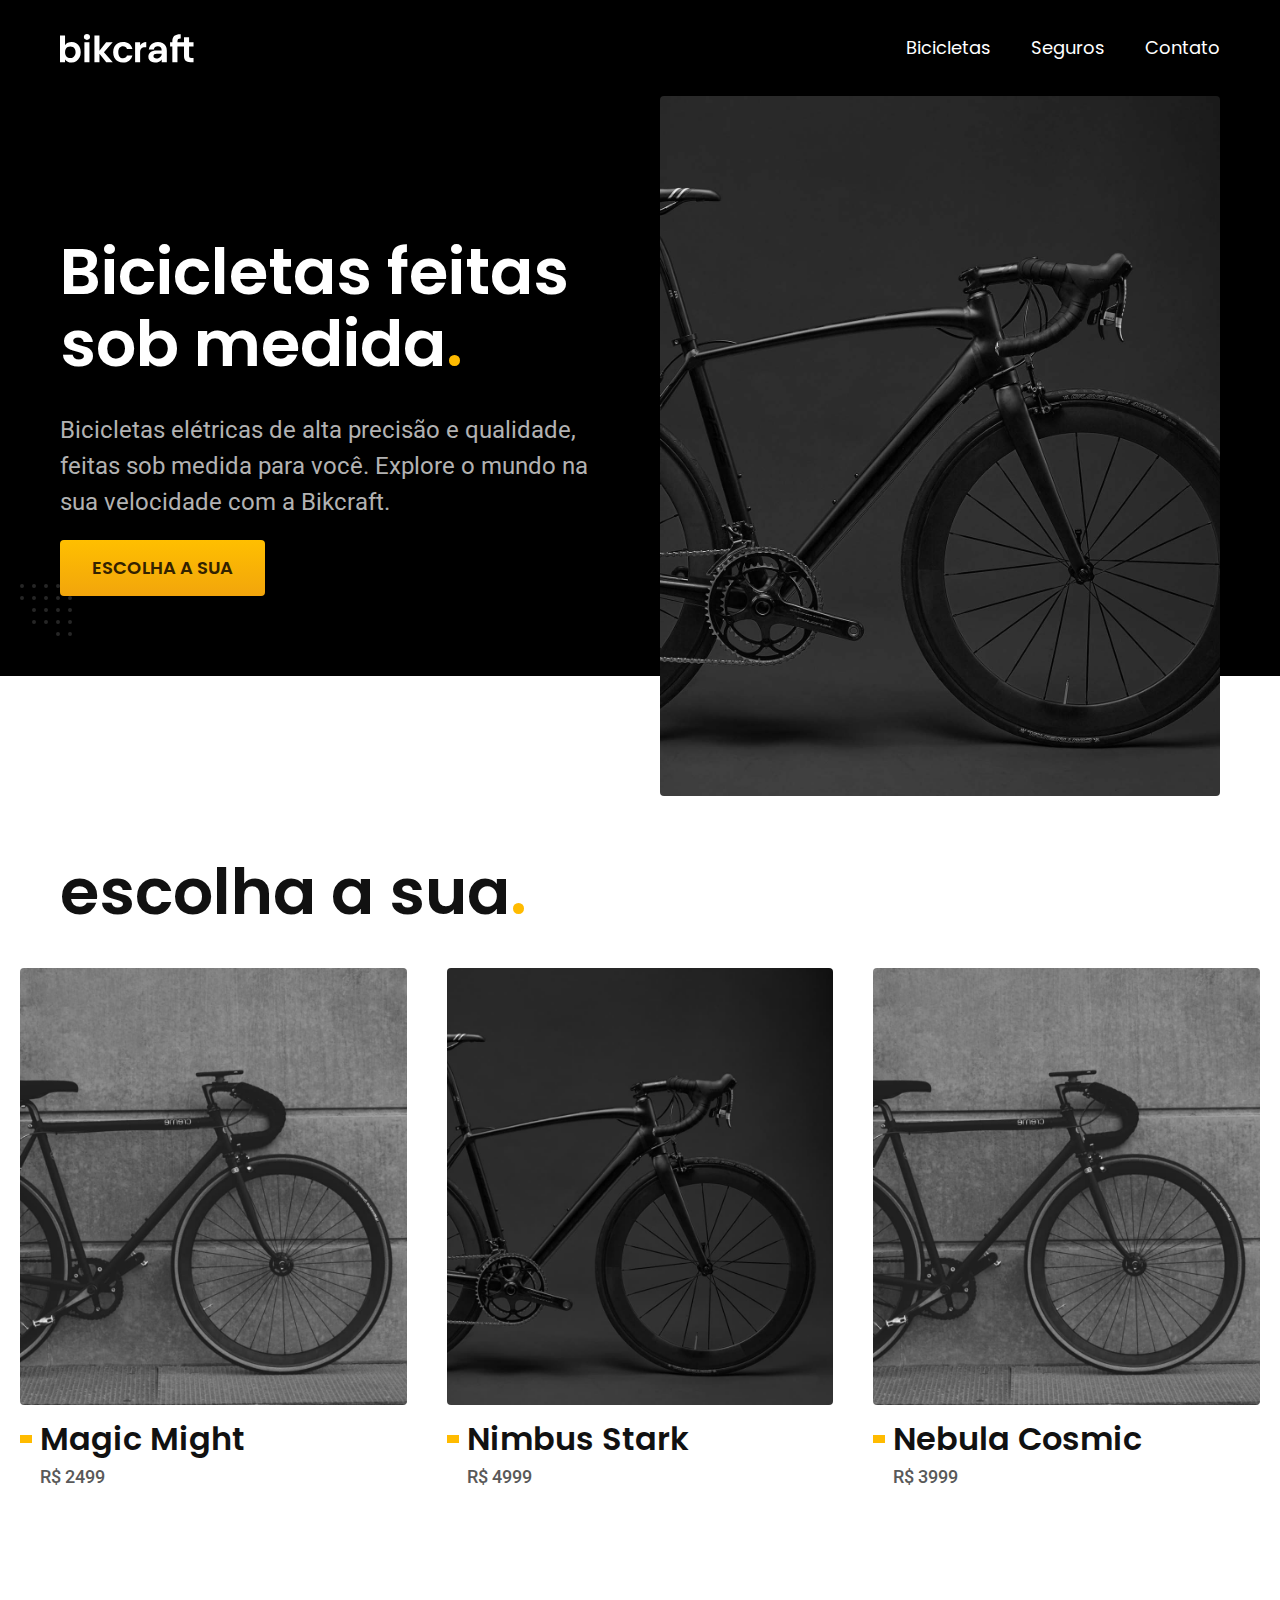
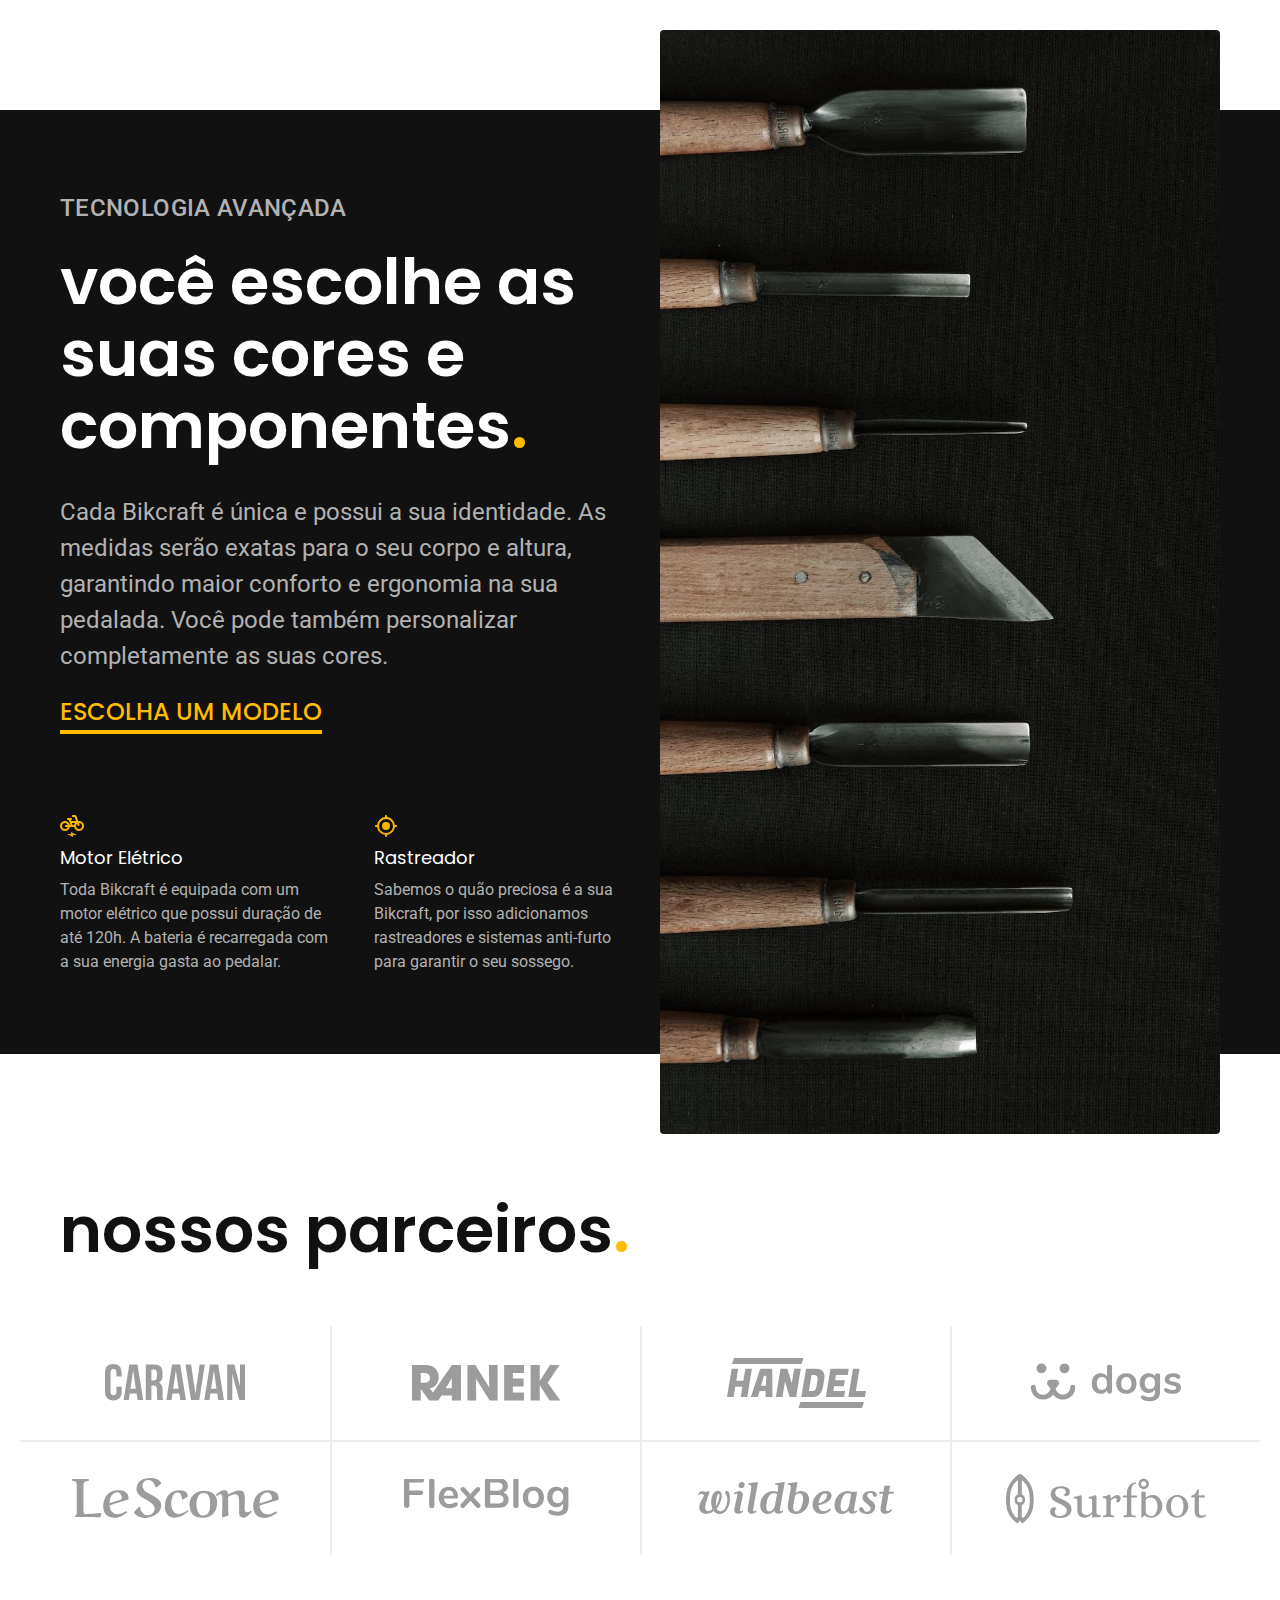
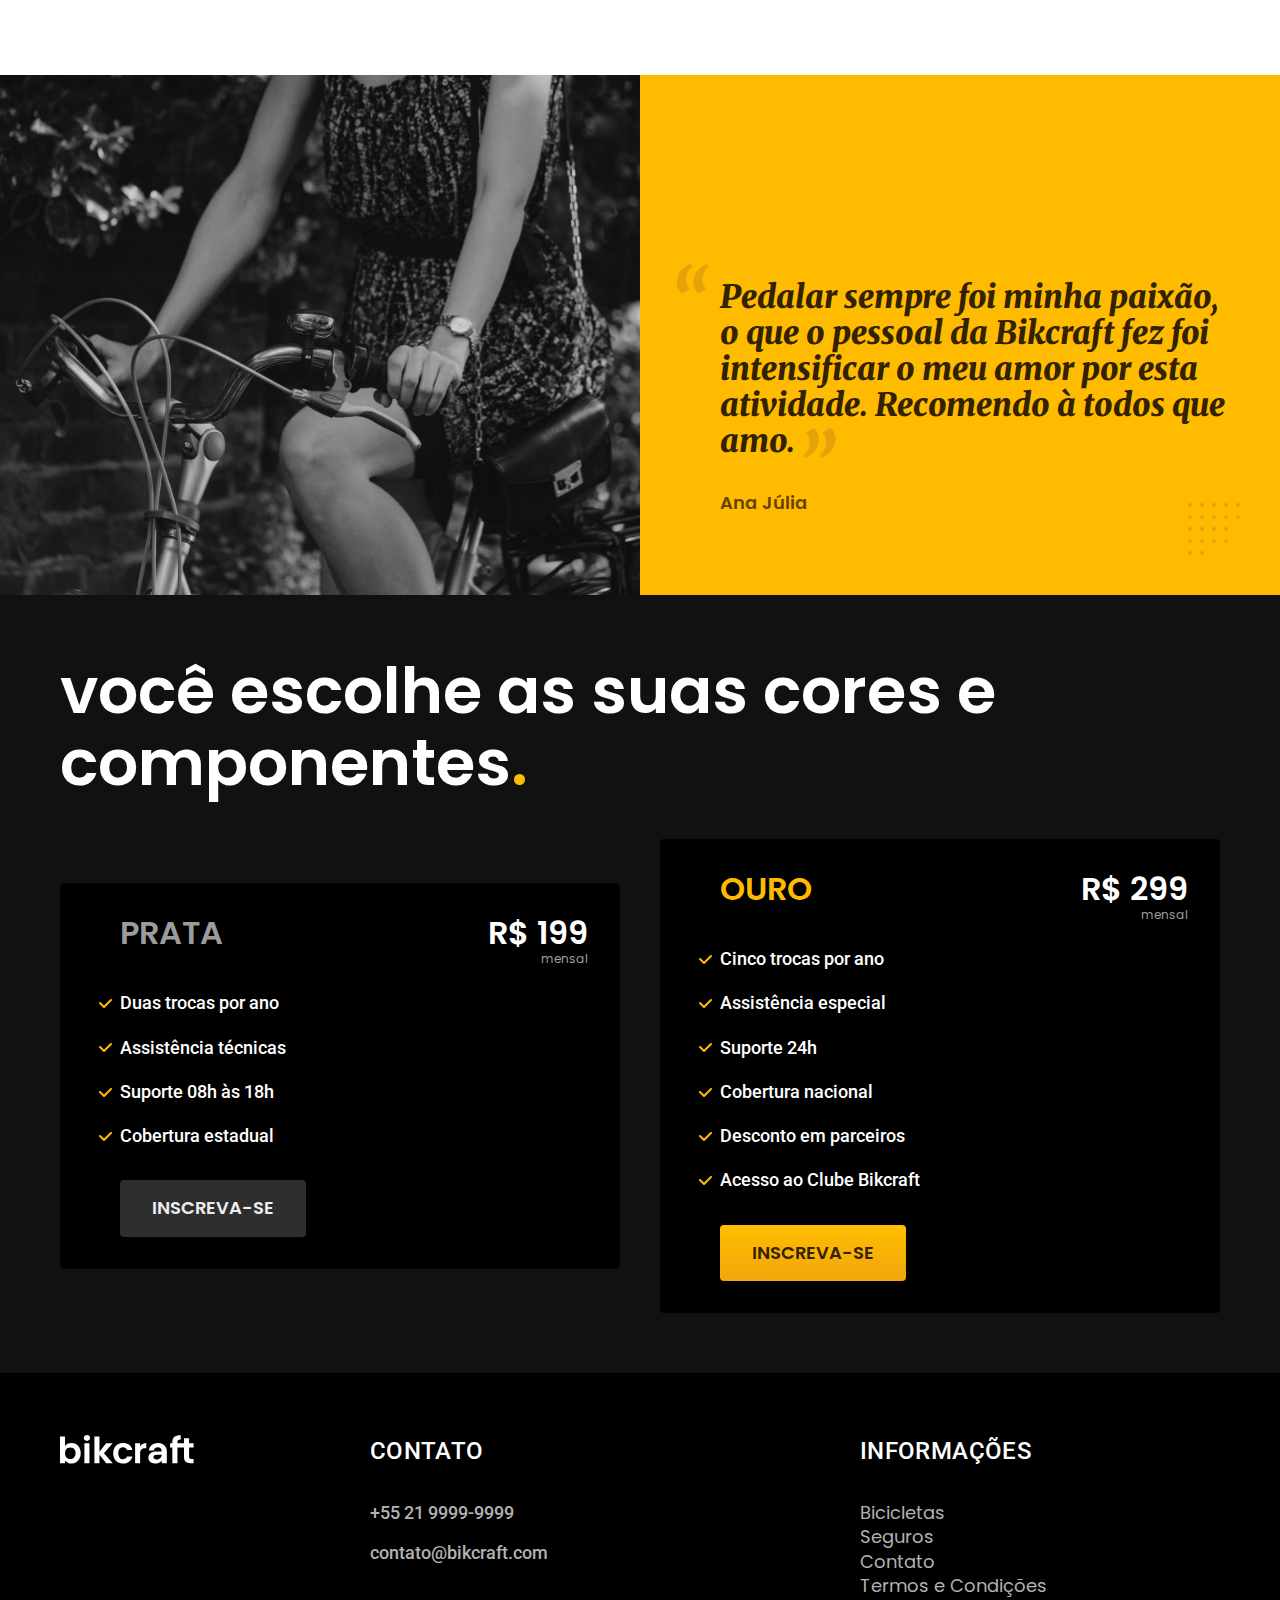
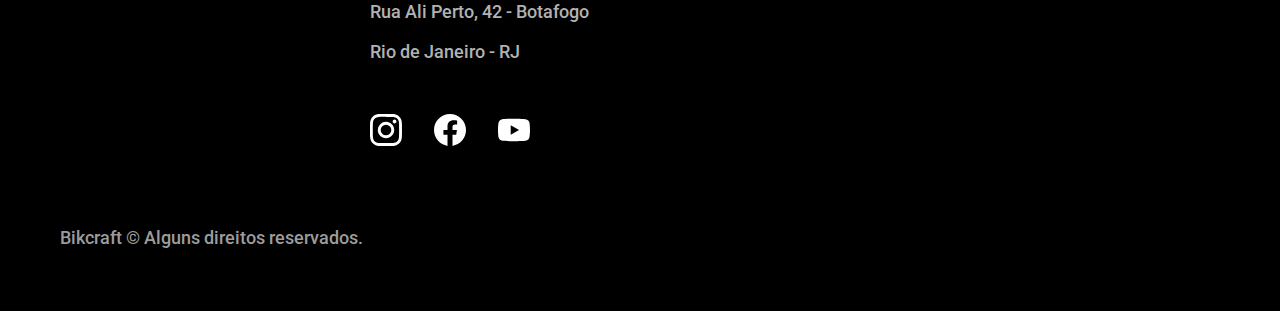
<file: index.html>
<!DOCTYPE html>
<html lang="pt-br">

<head>
  <meta charset="UTF-8">
  <meta name="viewport" content="width=device-width, initial-scale=1.0">
  <title>Bikcraft - Bicicletas Elétricas</title>
  <meta name="description" content="Bicicletas elétricas de alta precisão e qualidade, feitas sob medida para o cliente. Explore o mundo na sua velocidade com a Bikcraft.">

  <link rel="icon" href="./favicon.svg" type="image/svg+xml">
  <link rel="preload" href="./css/style.min.css" as="style">
  <link rel="stylesheet" href="./css/style.min.css">

  <script>
    document.documentElement.classList.add('js');
  </script>
  <link rel="preconnect" href="https://fonts.googleapis.com">
  <link rel="preconnect" href="https://fonts.gstatic.com" crossorigin>
  <link href="https://fonts.googleapis.com/css2?family=Merriweather:ital,wght@1,900&family=Poppins:wght@400;600&family=Roboto:wght@400;500&display=swap" rel="stylesheet">
</head>

<body>
  <header class="header-bg">
    <div class="header container">
      <a href="./"><img src="./img/bikcraft.svg" width="136" height="32" alt="Bikcraft">
      </a>
      <nav aria-label="primaria">
        <ul class="header-menu font-1-m cor-0">
          <li><a href="./bicicletas.html">Bicicletas</a></li>
          <li><a href="./seguros.html">Seguros</a></li>
          <li><a href="./contato.html">Contato</a></li>
        </ul>
      </nav>
    </div>
  </header>

  <main class="introducao-bg">
    <div class="introducao container">
      <div class="introducao-conteudo">
        <h1 class="font-1-xxl cor-0 fadeInDown" data-anime="200">Bicicletas feitas sob medida<span class="cor-p1">.</span></h1>
        <p class="font-2-l cor-5 fadeInDown" data-anime="400">Bicicletas elétricas de alta precisão e qualidade, feitas sob medida para você. Explore o mundo na sua velocidade com a Bikcraft.</p>
        <a class="botao fadeInDown" data-anime="600" href="./bicicletas.html">Escolha a sua</a>
      </div>
      <picture data-anime="800" class="fadeInDown">
        <source media="(max-width: 800px)" srcset="./img/bicicletas/nimbus.jpg">
        <img src="./img/fotos/introducao.jpg" width="1280" height="1600" alt="Bicicletas elétrica preta.">
      </picture>
    </div>
  </main>

  <article class="bicicletas-lista">
    <h2 class="container font-1-xxl">escolha a sua<span class="cor-p1">.</span></h2>
    <ul>
      <li>
        <a href="./bicicletas/magic.html">
          <img src="./img/bicicletas/magic-home.jpg" alt="Bicicleta preta" width="920" height="1040">
          <h3 class="font-1-xl">Magic Might</h3>
          <span class="font-2-m cor-8">R$ 2499</span>
        </a>
      </li>
      <li>
        <a href="./bicicletas/nimbus.html">
          <img src="./img/bicicletas/nimbus-home.jpg" alt="Bicicleta preta" width="920" height="1040">
          <h3 class="font-1-xl">Nimbus Stark</h3>
          <span class="font-2-m cor-8">R$ 4999</span>
        </a>
      </li>
      <li>
        <a href="./bicicletas/nebula.html">
          <img src="./img/bicicletas/magic-home.jpg" alt="Bicicleta preta" width="920" height="1040">
          <h3 class="font-1-xl">Nebula Cosmic</h3>
          <span class="font-2-m cor-8">R$ 3999</span>
        </a>
      </li>
    </ul>
  </article>

  <article class="tecnologia-bg">
    <div class="tecnologia container">
      <div class="tecnologia-conteudo">
        <span class="font-2-l-b cor-5">Tecnologia Avançada</span>
        <h2 class="font-1-xxl cor-0">você escolhe as suas cores e componentes<span class="cor-p1">.</span></h2>
        <p class="font-2-l cor-5">Cada Bikcraft é única e possui a sua identidade. As medidas serão exatas para o seu corpo e altura, garantindo maior conforto e ergonomia na sua pedalada. Você pode também personalizar completamente as suas cores.</p>
        <a class="link" href="./bicicletas.html">Escolha um modelo</a>
        <div class="tecnologia-vantagens">
          <div>
            <img src="./img/icones/eletrica.svg" width="24" height="24" alt="">
            <h3 class="font-1-m cor-0">Motor Elétrico</h3>
            <p class="font-2-s cor-5">Toda Bikcraft é equipada com um motor elétrico que possui duração de até 120h. A bateria é recarregada com a sua energia gasta ao pedalar.</p>
          </div>
          <div>
            <img src="./img/icones/rastreador.svg" width="24" height="24" alt="">
            <h3 class="font-1-m cor-0">Rastreador</h3>
            <p class="font-2-s cor-5">Sabemos o quão preciosa é a sua Bikcraft, por isso adicionamos rastreadores e sistemas anti-furto para garantir o seu sossego.</p>
          </div>
        </div>
      </div>
      <div class="tecnologia-imagem">
        <img src="./img/fotos/tecnologia.jpg" width="1200" height="1920" alt="">
      </div>
    </div>
  </article>

  <section class="parceiros" aria-label="Nossos Parceiros">
    <h2 class="container font-1-xxl">nossos parceiros<span class="cor-p1">.</span></h2>
    <ul>
      <li><img src="./img/parceiros/caravan.svg" width="140" height="38" alt="Caravan"></li>
      <li><img src="./img/parceiros/ranek.svg" width="149" height="36" alt="Ranek"></li>
      <li><img src="./img/parceiros/handel.svg" width="139" height="50" alt="Hander"></li>
      <li><img src="./img/parceiros/dogs.svg" width="152" height="39" alt="Dogs"></li>
      <li><img src="./img/parceiros/lescone.svg" width="208" height="41" alt="Lescone"></li>
      <li><img src="./img/parceiros/flexblog.svg" width="165" height="38" alt="Flexblog"></li>
      <li><img src="./img/parceiros/wildbeast.svg" width="196" height="34" alt="Wildbeast"></li>
      <li><img src="./img/parceiros/surfbot.svg" width="200" height="49" alt="Surfbot"></li>
    </ul>
  </section>

  <section class="depoimento" aria-label="Depoimento">
    <div>
      <img src="./img/fotos/depoimento.jpg" width="1560" height="1360" alt="Pessoa pedalando uma bicicleta Bikcraft">
    </div>
    <div class="depoimento-conteudo">
      <blockquote class="font-1-xl cor-p5">
        <p>Pedalar sempre foi minha paixão, o que o pessoal da Bikcraft fez foi intensificar o meu amor por esta atividade. Recomendo à todos que amo.</p>
      </blockquote>
      <span class="font-1-m-b cor-p4">Ana Júlia</span>
    </div>
  </section>

  <article class="seguros-bg">
    <div class="seguros container">
      <h2 class="font-1-xxl cor-0">você escolhe as suas cores e componentes<span class="cor-p1">.</span></h2>
      <div class="seguros-item">
        <h3 class="font-1-xl cor-6">PRATA</h3>
        <span class="font-1-xl cor-0">R$ 199 <span class="font-1-xs cor-6">mensal</span></span>
        <ul class="font-2-m cor-0">
          <li>Duas trocas por ano</li>
          <li>Assistência técnicas</li>
          <li>Suporte 08h às 18h</li>
          <li>Cobertura estadual</li>
        </ul>
        <a class="botao secundario" href="./orcamento.html?tipo=seguro&produto=prata">Inscreva-se</a>
      </div>
      <div class="seguros-item">
        <h3 class="font-1-xl cor-p1">OURO</h3>
        <span class="font-1-xl cor-0">R$ 299 <span class="font-1-xs cor-6">mensal</span></span>
        <ul class="font-2-m cor-0">
          <li>Cinco trocas por ano</li>
          <li>Assistência especial</li>
          <li>Suporte 24h</li>
          <li>Cobertura nacional</li>
          <li>Desconto em parceiros</li>
          <li>Acesso ao Clube Bikcraft</li>
        </ul>
        <a class="botao" href="./orcamento.html?tipo=seguro&produto=ouro">Inscreva-se</a>
      </div>
    </div>
  </article>

  <footer class="footer-bg">
    <div class="footer container">
      <img src="./img/bikcraft.svg" width="136" height="32" alt="Bikcraft">
      <div class="footer-contato">
        <h3 class="font-2-l-b cor-0">Contato</h3>
        <ul class="font-2-m cor-5">
          <li><a href="tel:+552199999999">+55 21 9999-9999</a></li>
          <li><a href="mailto:contato@bikcraft.com">contato@bikcraft.com</a></li>
          <li>Rua Ali Perto, 42 - Botafogo</li>
          <li>Rio de Janeiro - RJ</li>
        </ul>
        <div class="footer-redes">
          <a href="./">
            <img src="./img/redes/instagram.svg" width="32" height="32" alt="Instagram">
          </a>
          <a href="./">
            <img src="./img/redes/facebook.svg" width="32" height="32" alt="Facebook">
          </a>
          <a href="./">
            <img src="./img/redes/youtube.svg" width="32" height="32" alt="Youtube">
          </a>
        </div>
      </div>
      <div class="footer-informacoes">
        <h3 class="font-2-l-b cor-0">Informações</h3>
        <nav>
          <ul class="font-1-m cor-5">
            <li><a href="./bicicletas.html">Bicicletas</a></li>
            <li><a href="./seguros.html">Seguros</a></li>
            <li><a href="./contato.html">Contato</a></li>
            <li><a href="./termos.html">Termos e Condições</a></li>
          </ul>
        </nav>
      </div>
      <p class="footer-copy font-2-m cor-6">Bikcraft © Alguns direitos reservados.</p>
    </div>
  </footer>
  <script src="./js/plugins/simple-anime.js"></script>
  <script src="./js/script.js"></script>
</body>

</html>
</file>
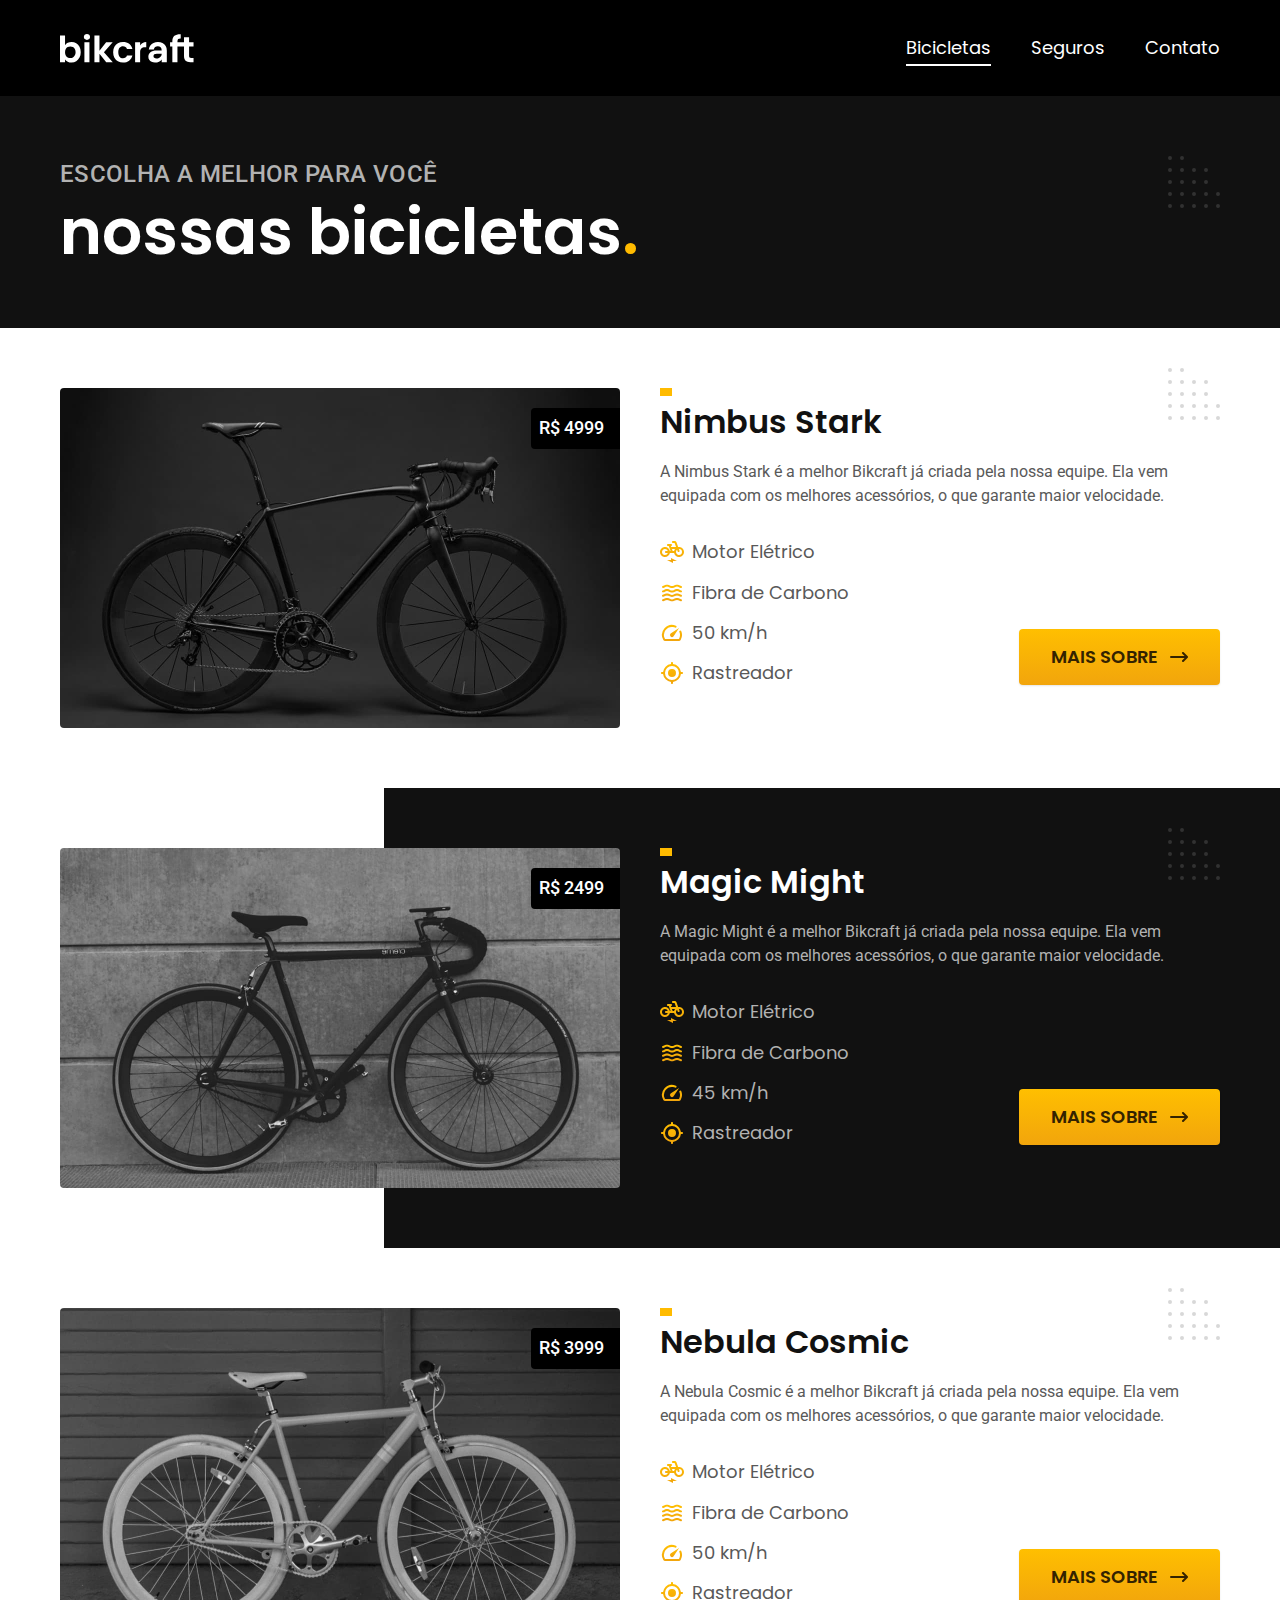
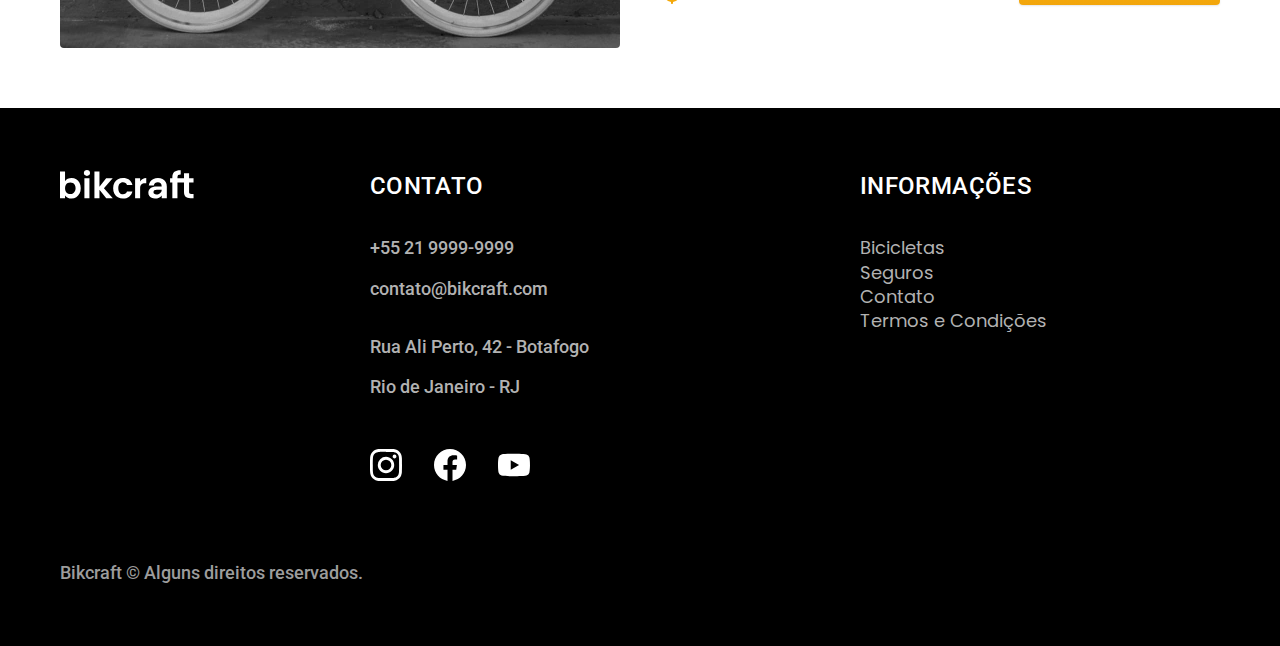
<file: bicicletas.html>
<!DOCTYPE html>
<html lang="pt-br">

<head>
  <meta charset="UTF-8">
  <meta name="viewport" content="width=device-width, initial-scale=1.0">
  <title>Bicicletas | Bikcraft</title>
  <meta name="description" content="Termos e condições.">

  <link rel="icon" href="./favicon.svg" type="image/svg+xml">
  <link rel="preload" href="./css/style.min.css" as="style">
  <link rel="stylesheet" href="./css/style.min.css">

  <script>
    document.documentElement.classList.add('js');
  </script>

  <link rel="preconnect" href="https://fonts.googleapis.com">
  <link rel="preconnect" href="https://fonts.gstatic.com" crossorigin>
  <link href="https://fonts.googleapis.com/css2?family=Merriweather:ital,wght@1,900&family=Poppins:wght@400;600&family=Roboto:wght@400;500&display=swap" rel="stylesheet">
</head>

<body id="bicicletas">
  <header class="header-bg">
    <div class="header container">
      <a href="./"><img src="./img/bikcraft.svg" width="136" height="32" alt="Bikcraft">
      </a>
      <nav aria-label="primaria">
        <ul class="header-menu font-1-m cor-0">
          <li><a href="./bicicletas.html">Bicicletas</a></li>
          <li><a href="./seguros.html">Seguros</a></li>
          <li><a href="./contato.html">Contato</a></li>
        </ul>
      </nav>
    </div>
  </header>
  <main>
    <div class="titulo-bg">
      <div class="titulo container">
        <p class="font-2-l-b cor-5">Escolha a melhor para você</p>
        <h1 class="font-1-xxl cor-0">nossas bicicletas<span class="cor-p1">.</span></h1>
      </div>
    </div>

    <div class="bicicletas container">
      <div class="bicicletas-imagem" data-anime="200">
        <img src="./img/bicicletas/nimbus.jpg" alt="Bicicleta preta" width="1120" height="680">
        <span class="font-2-m cor-0">R$ 4999</span>
      </div>
      <div class="bicicletas-conteudo">
        <h2 class="font-1-xl">Nimbus Stark</h2>
        <p class="font-2-s cor-8">A Nimbus Stark é a melhor Bikcraft já criada pela nossa equipe. Ela vem equipada com os melhores acessórios, o que garante maior velocidade.</p>
        <ul class="font-1-m cor-8">
          <li>
            <img src="./img/icones/eletrica.svg" alt="" width="32" height="32">
            Motor Elétrico
          </li>
          <li>
            <img src="./img/icones/carbono.svg" alt="" width="32" height="32">
            Fibra de Carbono
          </li>
          <li>
            <img src="./img/icones/velocidade.svg" alt="" width="32" height="32">
            50 km/h
          </li>
          <li>
            <img src="./img/icones/rastreador.svg" alt="" width="32" height="32">
            Rastreador
          </li>
        </ul>
        <a class="botao seta" href="./bicicletas/nimbus.html">Mais Sobre</a>
      </div>
    </div>

    <div class="bicicletas-bg">
      <div class="bicicletas container">
        <div class="bicicletas-imagem" data-anime="400">
          <img src="./img/bicicletas/magic.jpg" alt="Bicicleta preta" width="1120" height="680">
          <span class="font-2-m cor-0">R$ 2499</span>
        </div>
        <div class="bicicletas-conteudo">
          <h2 class="font-1-xl cor-0">Magic Might</h2>
          <p class="font-2-s cor-5">A Magic Might é a melhor Bikcraft já criada pela nossa equipe. Ela vem equipada com os melhores acessórios, o que garante maior velocidade.</p>
          <ul class="font-1-m cor-5">
            <li>
              <img src="./img/icones/eletrica.svg" alt="" width="32" height="32">
              Motor Elétrico
            </li>
            <li>
              <img src="./img/icones/carbono.svg" alt="" width="32" height="32">
              Fibra de Carbono
            </li>
            <li>
              <img src="./img/icones/velocidade.svg" alt="" width="32" height="32">
              45 km/h
            </li>
            <li>
              <img src="./img/icones/rastreador.svg" alt="" width="32" height="32">
              Rastreador
            </li>
          </ul>
          <a class="botao seta" href="./bicicletas/magic.html">Mais Sobre</a>
        </div>
      </div>
    </div>

    <div class="bicicletas container">
      <div class="bicicletas-imagem" data-anime="600">
        <img src="./img/bicicletas/nebula.jpg" alt="Bicicleta preta" width="1120" height="680">
        <span class="font-2-m cor-0">R$ 3999</span>
      </div>
      <div class="bicicletas-conteudo">
        <h2 class="font-1-xl">Nebula Cosmic</h2>
        <p class="font-2-s cor-8">A Nebula Cosmic é a melhor Bikcraft já criada pela nossa equipe. Ela vem equipada com os melhores acessórios, o que garante maior velocidade.</p>
        <ul class="font-1-m cor-8">
          <li>
            <img src="./img/icones/eletrica.svg" alt="" width="32" height="32">
            Motor Elétrico
          </li>
          <li>
            <img src="./img/icones/carbono.svg" alt="" width="32" height="32">
            Fibra de Carbono
          </li>
          <li>
            <img src="./img/icones/velocidade.svg" alt="" width="32" height="32">
            50 km/h
          </li>
          <li>
            <img src="./img/icones/rastreador.svg" alt="" width="32" height="32">
            Rastreador
          </li>
        </ul>
        <a class="botao seta" href="./bicicletas/nebula.html">Mais Sobre</a>
      </div>
    </div>
  </main>


  <footer class="footer-bg">
    <div class="footer container">
      <img src="./img/bikcraft.svg" alt="Bikcraft" width="136" height="32">
      <div class="footer-contato">
        <h3 class="font-2-l-b cor-0">Contato</h3>
        <ul class="font-2-m cor-5">
          <li><a href="tel:+552199999999">+55 21 9999-9999</a></li>
          <li><a href="mailto:contato@bikcraft.com">contato@bikcraft.com</a></li>
          <li>Rua Ali Perto, 42 - Botafogo</li>
          <li>Rio de Janeiro - RJ</li>
        </ul>
        <div class="footer-redes">
          <a href="./">
            <img src="./img/redes/instagram.svg" alt="Instagram" width="32" height="32">
          </a>
          <a href="./">
            <img src="./img/redes/facebook.svg" alt="Facebook" width="32" height="32">
          </a>
          <a href="./">
            <img src="./img/redes/youtube.svg" alt="Youtube" width="32" height="32">
          </a>
        </div>
      </div>
      <div class="footer-informacoes">
        <h3 class="font-2-l-b cor-0">Informações</h3>
        <nav>
          <ul class="font-1-m cor-5">
            <li><a href="./bicicletas.html">Bicicletas</a></li>
            <li><a href="./seguros.html">Seguros</a></li>
            <li><a href="./contato.html">Contato</a></li>
            <li><a href="./termos.html">Termos e Condições</a></li>
          </ul>
        </nav>
      </div>
      <p class="footer-copy font-2-m cor-6">Bikcraft © Alguns direitos reservados.</p>
    </div>

  </footer>
  <script src="./js/plugins/simple-anime.js"></script>
  <script src="./js/script.js"></script>
</body>

</html>
</file>
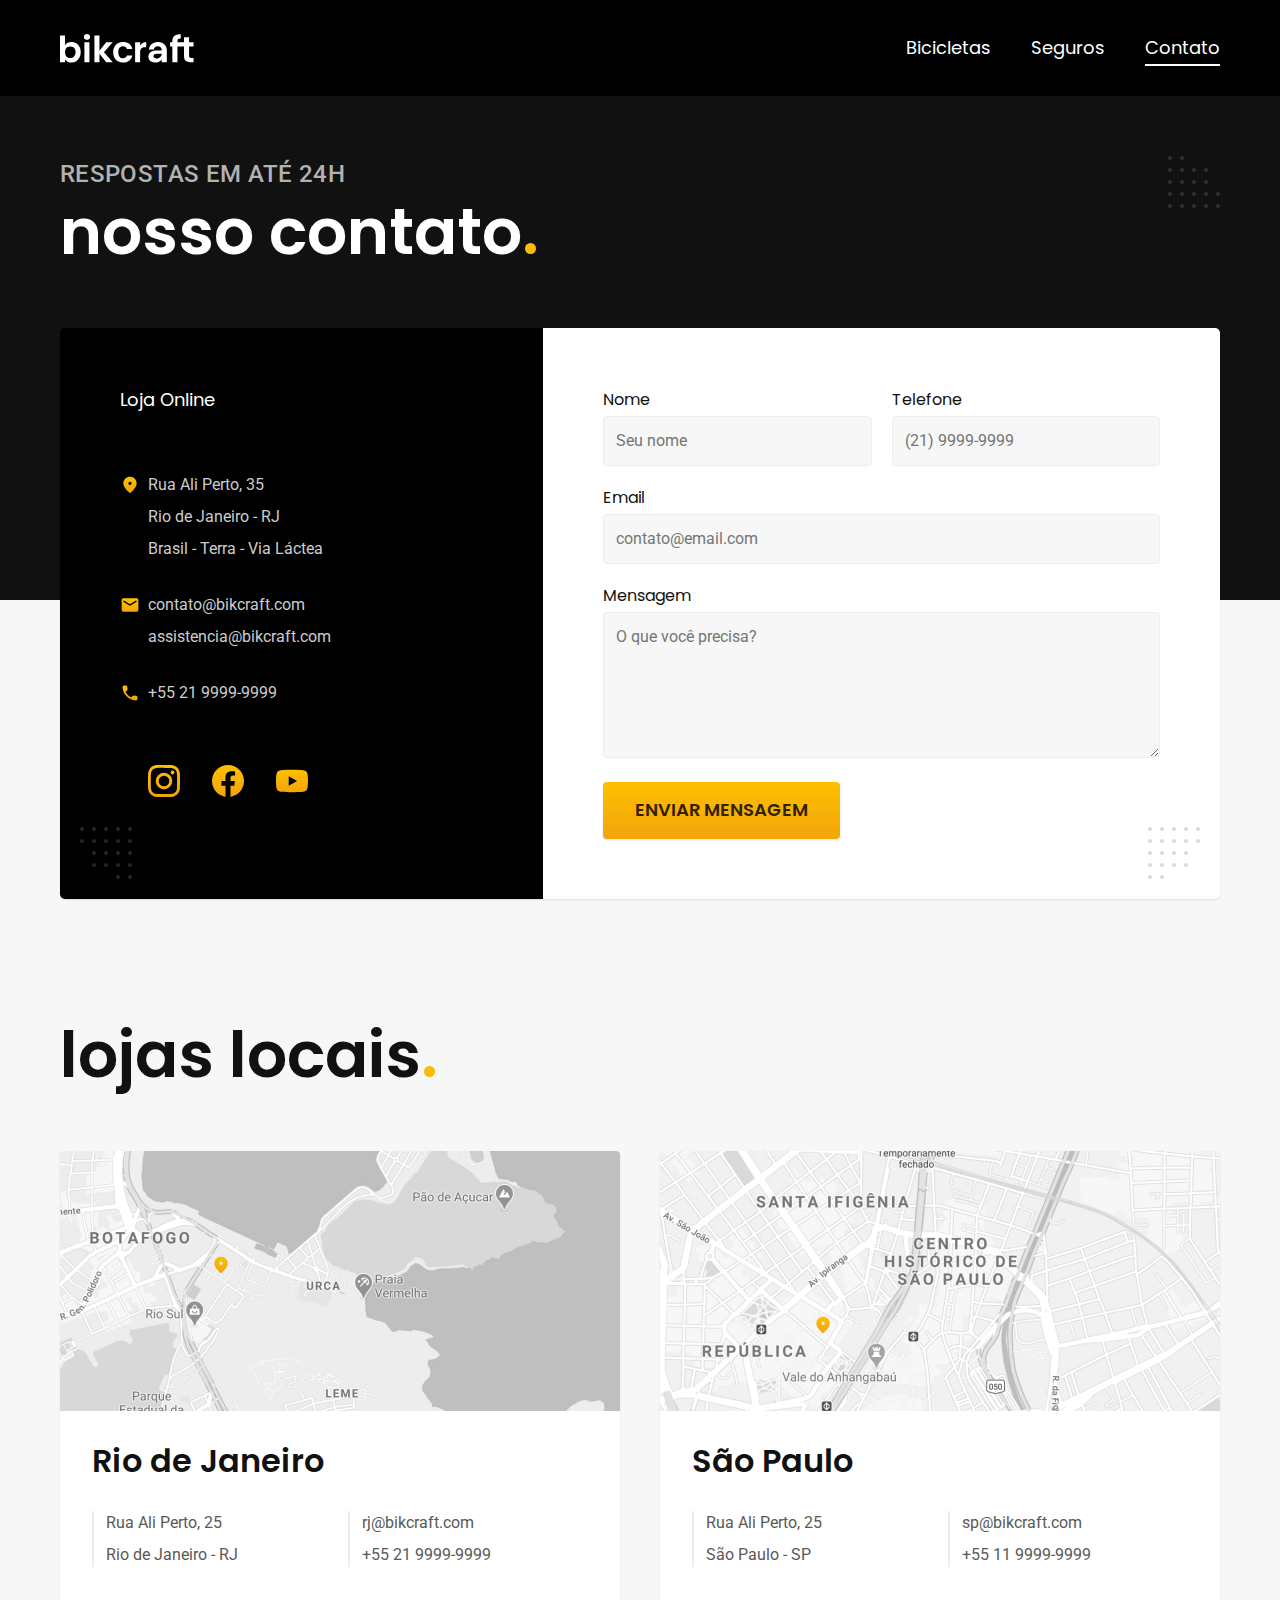
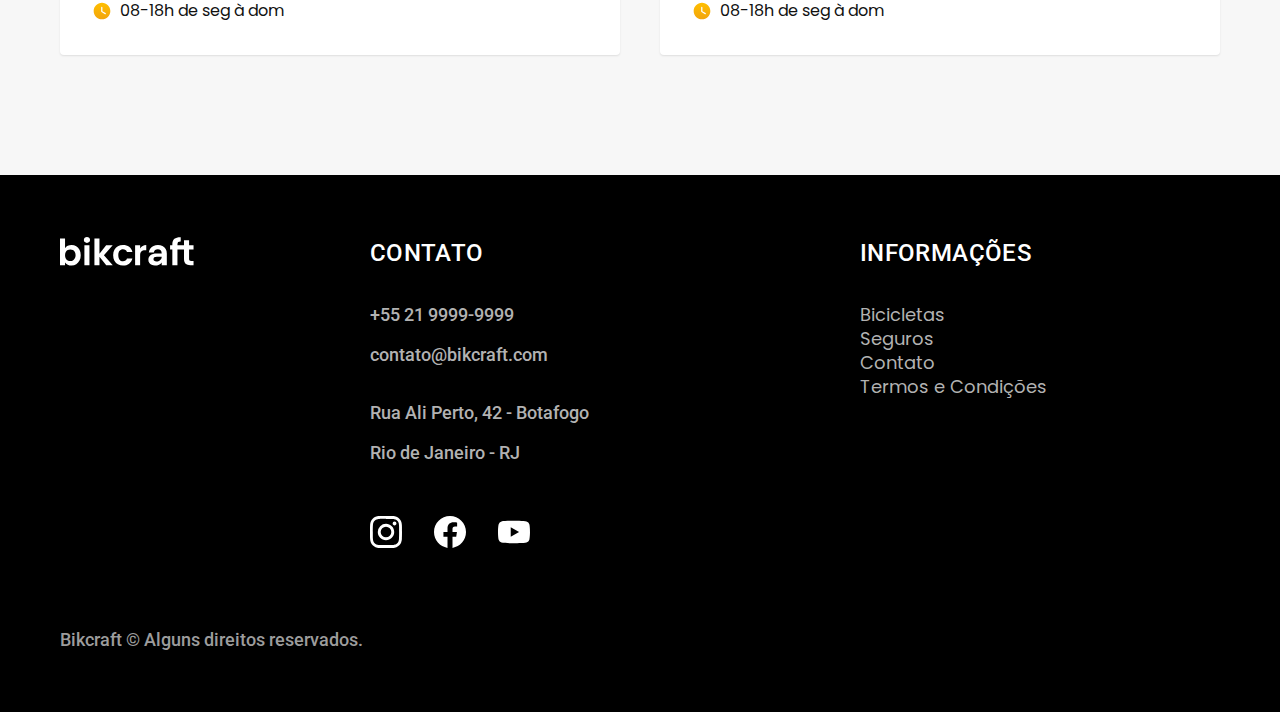
<file: contato.html>
<!DOCTYPE html>
<html lang="pt-br">

<head>
  <meta charset="UTF-8">
  <meta name="viewport" content="width=device-width, initial-scale=1.0">
  <title>Contato | Bikcraft</title>
  <meta name="description" content="Termos e condições.">

  <link rel="icon" href="./favicon.svg" type="image/svg+xml">
  <link rel="preload" href="./css/style.min.css" as="style">
  <link rel="stylesheet" href="./css/style.min.css">

  <script>
    document.documentElement.classList.add('js');
  </script>

  <link rel="preconnect" href="https://fonts.googleapis.com">
  <link rel="preconnect" href="https://fonts.gstatic.com" crossorigin>
  <link href="https://fonts.googleapis.com/css2?family=Merriweather:ital,wght@1,900&family=Poppins:wght@400;600&family=Roboto:wght@400;500&display=swap" rel="stylesheet">
</head>

<body id="contato">
  <header class="header-bg">
    <div class="header container">
      <a href="./"><img src="./img/bikcraft.svg" alt="Bikcraft" width="136" height="32">
      </a>
      <nav aria-label="primaria">
        <ul class="header-menu font-1-m cor-0">
          <li><a href="./bicicletas.html">Bicicletas</a></li>
          <li><a href="./seguros.html">Seguros</a></li>
          <li><a href="./contato.html">Contato</a></li>
        </ul>
      </nav>
    </div>
  </header>
  <main>
    <div class="titulo-bg" data-anime="200">
      <div class="titulo container">
        <p class="font-2-l-b cor-5">Respostas em até 24h</p>
        <h1 class="font-1-xxl cor-0">nosso contato<span class="cor-p1">.</span></h1>
      </div>
    </div>

    <div class="contato container" data-anime="400">
      <section class="contato-dados" aria-label="Endereço">
        <h2 class="font-1-m cor-0">Loja Online</h2>
        <div class="contato-endereco font-2-s cor-4">
          <p>Rua Ali Perto, 35</p>
          <p>Rio de Janeiro - RJ</p>
          <p>Brasil - Terra - Via Láctea</p>
        </div>
        <address class="contato-meios font-2-s cor-4">
          <a href="mailto:contato@bikcraft.com">contato@bikcraft.com</a>
          <a href="mailto:assistencia@bikcraft.com">assistencia@bikcraft.com</a>
          <a href="tel:+552199999999">+55 21 9999-9999</a>
        </address>
        <div class="contato-redes">
          <a href="./">
            <img src="./img/redes/instagram-p.svg" alt="Instagram" width="32" height="32">
          </a>
          <a href="./">
            <img src="./img/redes/facebook-p.svg" alt="Facebook" width="32" height="32">
          </a>
          <a href="./">
            <img src="./img/redes/youtube-p.svg" alt="Youtube" width="32" height="32">
          </a>
        </div>
      </section>
      <section class="contato-formulario" aria-label="Formulário">
        <form class="form" action="./contato.html">
          <div>
            <label for="nome">Nome</label>
            <input type="text" id="nome" name="nome" placeholder="Seu nome">
          </div>
          <div>
            <label for="nome">Telefone</label>
            <input type="text" id="telefone" name="telefone" placeholder="(21) 9999-9999">
          </div>
          <div class="col-2">
            <label for="email">Email</label>
            <input type="email" id="email" name="email" placeholder="contato@email.com">
          </div>
          <div class="col-2">
            <label for="mensagem">Mensagem</label>
            <textarea rows="5" id="mensagem" name="mensagem" placeholder="O que você precisa?"></textarea>
          </div>
          <button class="botao col-2">Enviar Mensagem</button>
        </form>
      </section>
    </div>
  </main>

  <article class="lojas container" data-anime="600">
    <h2 class="font-1-xxl">lojas locais<span class="cor-p1">.</span></h2>
    <div class="lojas-item">
      <img src="./img/lojas/rj.jpg" alt="mapa marcando o endereço em Rua Ali Perto, 25 - Rio de Janeiro - RJ" width="1120" height="520">
      <div class="lojas-conteudo">
        <h3 class="font-1-xl">Rio de Janeiro</h3>
        <div class="lojas-dados font-2-s cor-8">
          <p>Rua Ali Perto, 25</p>
          <p>Rio de Janeiro - RJ</p>
        </div>
        <div class="lojas-dados font-2-s cor-8">
          <a href="mailto:rj@bikcraft.com">rj@bikcraft.com</a>
          <a href="tel:+552199999999">+55 21 9999-9999</a>
        </div>
        <p class="lojas-tempo font-1-s"><img src="./img/icones/horario.svg" alt="" width="20" height="20"> 08-18h de seg à dom</p>
      </div>
    </div>

    <div class="lojas-item">
      <img src="./img/lojas/sp.jpg" alt="mapa marcando o endereço em Rua Ali Perto, 25 - Saão Paulo - SP" width="1120" height="520">
      <div class="lojas-conteudo">
        <h3 class="font-1-xl">São Paulo</h3>
        <div class="lojas-dados font-2-s cor-8">
          <p>Rua Ali Perto, 25</p>
          <p>São Paulo - SP</p>
        </div>
        <div class="lojas-dados font-2-s cor-8">
          <a href="mailto:sp@bikcraft.com">sp@bikcraft.com</a>
          <a href="tel:+551199999999">+55 11 9999-9999</a>
        </div>
        <p class="lojas-tempo font-1-s"><img src="./img/icones/horario.svg" alt="" width="20" height="20"> 08-18h de seg à dom</p>
      </div>
    </div>
  </article>

  <footer class="footer-bg">
    <div class="footer container">
      <img src="./img/bikcraft.svg" alt="Bikcraft" width="136" height="32">
      <div class="footer-contato">
        <h3 class="font-2-l-b cor-0">Contato</h3>
        <ul class="font-2-m cor-5">
          <li><a href="tel:+552199999999">+55 21 9999-9999</a></li>
          <li><a href="mailto:contato@bikcraft.com">contato@bikcraft.com</a></li>
          <li>Rua Ali Perto, 42 - Botafogo</li>
          <li>Rio de Janeiro - RJ</li>
        </ul>
        <div class="footer-redes">
          <a href="./">
            <img src="./img/redes/instagram.svg" alt="Instagram" width="32" height="32">
          </a>
          <a href="./">
            <img src="./img/redes/facebook.svg" alt="Facebook" width="32" height="32">
          </a>
          <a href="./">
            <img src="./img/redes/youtube.svg" alt="Youtube" width="32" height="32">
          </a>
        </div>
      </div>
      <div class="footer-informacoes">
        <h3 class="font-2-l-b cor-0">Informações</h3>
        <nav>
          <ul class="font-1-m cor-5">
            <li><a href="./bicicletas.html">Bicicletas</a></li>
            <li><a href="./seguros.html">Seguros</a></li>
            <li><a href="./contato.html">Contato</a></li>
            <li><a href="./termos.html">Termos e Condições</a></li>
          </ul>
        </nav>
      </div>
      <p class="footer-copy font-2-m cor-6">Bikcraft © Alguns direitos reservados.</p>
    </div>

  </footer>
  <script src="./js/plugins/simple-anime.js"></script>
  <script src="./js/script.js"></script>
</body>

</html>
</file>
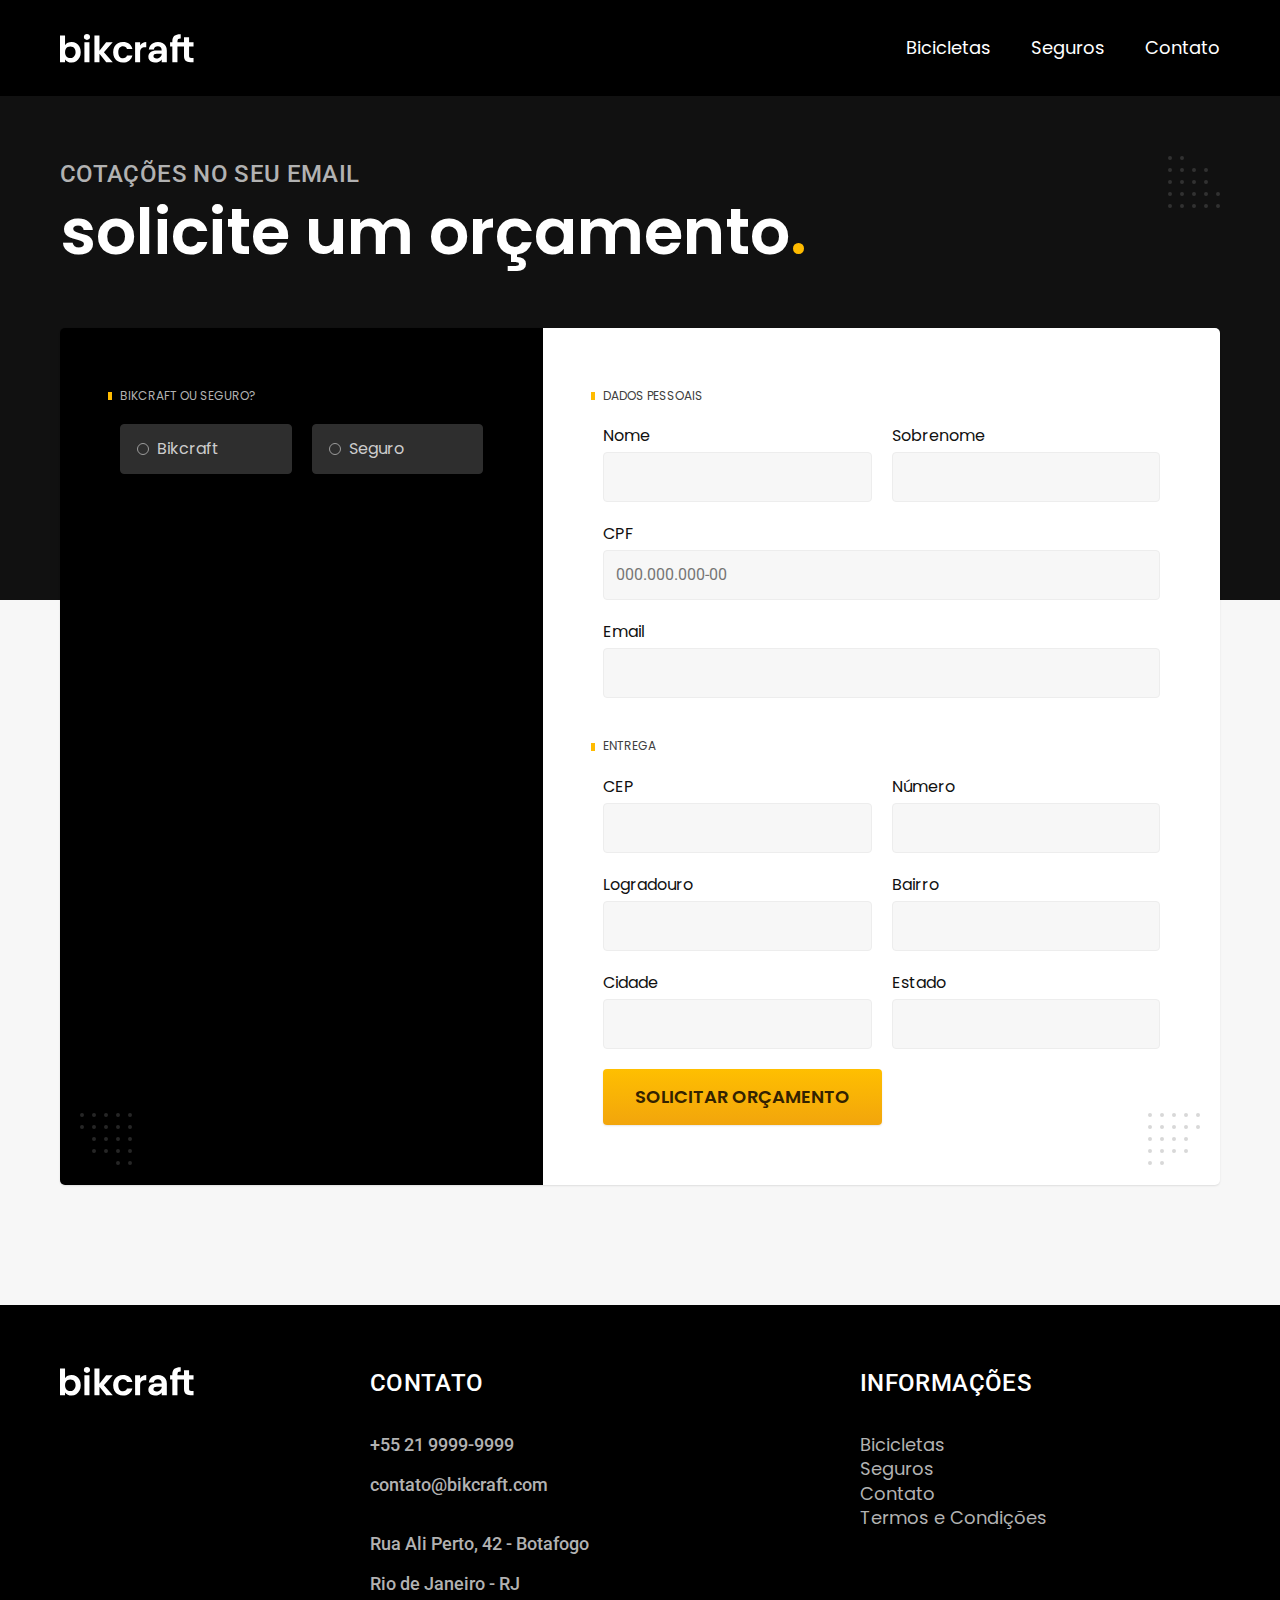
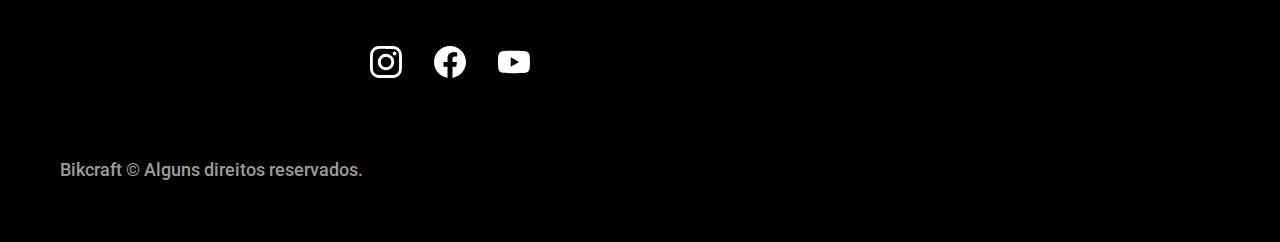
<file: orcamento.html>
<!DOCTYPE html>
<html lang="pt-br">

<head>
  <meta charset="UTF-8">
  <meta name="viewport" content="width=device-width, initial-scale=1.0">
  <title>Orçamento | Bikcraft</title>
  <meta name="description" content="Termos e condições.">

  <link rel="icon" href="./favicon.svg" type="image/svg+xml">
  <link rel="preload" href="./css/style.min.css" as="style">
  <link rel="stylesheet" href="./css/style.min.css">

  <script>
    document.documentElement.classList.add('js');
  </script>

  <link rel="preconnect" href="https://fonts.googleapis.com">
  <link rel="preconnect" href="https://fonts.gstatic.com" crossorigin>
  <link href="https://fonts.googleapis.com/css2?family=Merriweather:ital,wght@1,900&family=Poppins:wght@400;600&family=Roboto:wght@400;500&display=swap" rel="stylesheet">
</head>

<body id="orcamento">
  <header class="header-bg">
    <div class="header container">
      <a href="./"><img src="./img/bikcraft.svg" alt="Bikcraft" width="136" height="32">
      </a>
      <nav aria-label="primaria">
        <ul class="header-menu font-1-m cor-0">
          <li><a href="./bicicletas.html">Bicicletas</a></li>
          <li><a href="./seguros.html">Seguros</a></li>
          <li><a href="./contato.html">Contato</a></li>
        </ul>
      </nav>
    </div>
  </header>
  <main>
    <div class="titulo-bg">
      <div class="titulo container">
        <p class="font-2-l-b cor-5">Cotações no seu email</p>
        <h1 class="font-1-xxl cor-0">solicite um orçamento<span class="cor-p1">.</span></h1>
      </div>
    </div>

    <form class="orcamento container" action="./">
      <div class="orcamento-produto">
        <h2 class="font-1-xs cor-5">Bikcraft ou Seguro?</h2>

        <input type="radio" name="tipo" value="bikcraft" id="bikcraft">
        <label for="bikcraft">Bikcraft</label>

        <input type="radio" name="tipo" value="seguro" id="seguro">
        <label for="seguro">Seguro</label>

        <div class="orcamento-conteudo" id="orcamento-bikcraft">
          <h2 class="font-1-xs cor-5">Escolha a sua</h2>

          <input type="radio" name="produto" value="nimbus" id="nimbus">
          <label for="nimbus">Nimbus Stark <span>R$ 4999</span></label>
          <div class="orcamento-detalhes">
            <ul class="font-1-xs cor-8">
              <li><img src="./img/icones/eletrica.svg" alt="" width="32" height="32">Motor Elétrico</li>
              <li><img src="./img/icones/carbono.svg" alt="" width="32" height="32">Fibra de Carbono</li>
              <li><img src="./img/icones/velocidade.svg" alt="" width="32" height="32">50 km/h</li>
              <li><img src="./img/icones/rastreador.svg" alt="" width="32" height="32">Rastreador</li>
            </ul>
            <img src="./img/bicicletas/nimbus.jpg" alt="Bicileta preta" width="1120" height="680">
          </div>

          <input type="radio" name="produto" value="magic" id="magic">
          <label for="magic">Magic Might <span>R$ 2499</span></label>
          <div class="orcamento-detalhes">
            <ul class="font-1-xs cor-8">
              <li><img src="./img/icones/eletrica.svg" alt="" width="32" height="32">Motor Elétrico</li>
              <li><img src="./img/icones/carbono.svg" alt="" width="32" height="32">Fibra de Carbono</li>
              <li><img src="./img/icones/velocidade.svg" alt="" width="32" height="32">45 km/h</li>
              <li><img src="./img/icones/rastreador.svg" alt="" width="32" height="32">Rastreador</li>
            </ul>
            <img src="./img/bicicletas/magic.jpg" alt="Bicileta preta" width="1120" height="680">
          </div>

          <input type="radio" name="produto" value="nebula" id="nebula">
          <label for="nebula">Nebula Cosmic <span>R$ 3999</span></label>
          <div class="orcamento-detalhes">
            <ul class="font-1-xs cor-8">
              <li><img src="./img/icones/eletrica.svg" alt="" width="32" height="32">Motor Elétrico</li>
              <li><img src="./img/icones/carbono.svg" alt="" width="32" height="32">Fibra de Carbono</li>
              <li><img src="./img/icones/velocidade.svg" alt="" width="32" height="32">40 km/h</li>
              <li><img src="./img/icones/rastreador.svg" alt="" width="32" height="32">Rastreador</li>
            </ul>
            <img src="./img/bicicletas/nebula.jpg" alt="Bicileta branca" width="1120" height="680">
          </div>
        </div>

        <div class="orcamento-conteudo" id="orcamento-seguro">
          <h2 class="font-1-xs cor-5">Escolha o plano</h2>

          <input type="radio" name="produto" value="prata" id="prata">
          <label for="prata">Prata <span>R$ 199</span></label>

          <input type="radio" name="produto" value="ouro" id="ouro">
          <label for="ouro">Ouro <span>R$ 299</span></label>
        </div>
      </div>
      <div class="orcamento-dados form">
        <h2 class="font-1-xs cor-9 col-2">dados pessoais</h2>
        <div>
          <label for="nome">Nome</label>
          <input type="text" id="nome" name="nome">
        </div>
        <div>
          <label for="sobrenome">Sobrenome</label>
          <input type="text" id="sobrenome" name="sobrenome">
        </div>
        <div class="col-2">
          <label for="cpf">CPF</label>
          <input type="text" id="cpf" name="cpf" placeholder="000.000.000-00">
        </div>
        <div class="col-2">
          <label for="email">Email</label>
          <input type="email" id="email" name="email">
        </div>
        <h2 class="font-1-xs cor-9 col-2">entrega</h2>
        <div>
          <label for="cep">CEP</label>
          <input type="text" id="cep" name="cep">
        </div>
        <div>
          <label for="numero">Número</label>
          <input type="text" id="numero" name="numero">
        </div>
        <div>
          <label for="logradouro">Logradouro</label>
          <input type="text" id="logradouro" name="logradouro">
        </div>
        <div>
          <label for="bairro">Bairro</label>
          <input type="text" id="bairro" name="bairro">
        </div>
        <div>
          <label for="cidade">Cidade</label>
          <input type="text" id="cidade" name="cidade">
        </div>
        <div>
          <label for="estado">Estado</label>
          <input type="text" id="estado" name="estado">
        </div>
        <button class="botao col-2">Solicitar Orçamento</button>
      </div>
    </form>

  </main>

  <footer class="footer-bg">
    <div class="footer container">
      <img src="./img/bikcraft.svg" alt="Bikcraft" width="136" height="32">
      <div class="footer-contato">
        <h3 class="font-2-l-b cor-0">Contato</h3>
        <ul class="font-2-m cor-5">
          <li><a href="tel:+552199999999">+55 21 9999-9999</a></li>
          <li><a href="mailto:contato@bikcraft.com">contato@bikcraft.com</a></li>
          <li>Rua Ali Perto, 42 - Botafogo</li>
          <li>Rio de Janeiro - RJ</li>
        </ul>
        <div class="footer-redes">
          <a href="./">
            <img src="./img/redes/instagram.svg" alt="Instagram" width="32" height="32">
          </a>
          <a href="./">
            <img src="./img/redes/facebook.svg" alt="Facebook" width="32" height="32">
          </a>
          <a href="./">
            <img src="./img/redes/youtube.svg" alt="Youtube" width="32" height="32">
          </a>
        </div>
      </div>
      <div class="footer-informacoes">
        <h3 class="font-2-l-b cor-0">Informações</h3>
        <nav>
          <ul class="font-1-m cor-5">
            <li><a href="./bicicletas.html">Bicicletas</a></li>
            <li><a href="./seguros.html">Seguros</a></li>
            <li><a href="./contato.html">Contato</a></li>
            <li><a href="./termos.html">Termos e Condições</a></li>
          </ul>
        </nav>
      </div>
      <p class="footer-copy font-2-m cor-6">Bikcraft © Alguns direitos reservados.</p>
    </div>

  </footer>
  <script src="./js/script.js"></script>
</body>

</html>
</file>
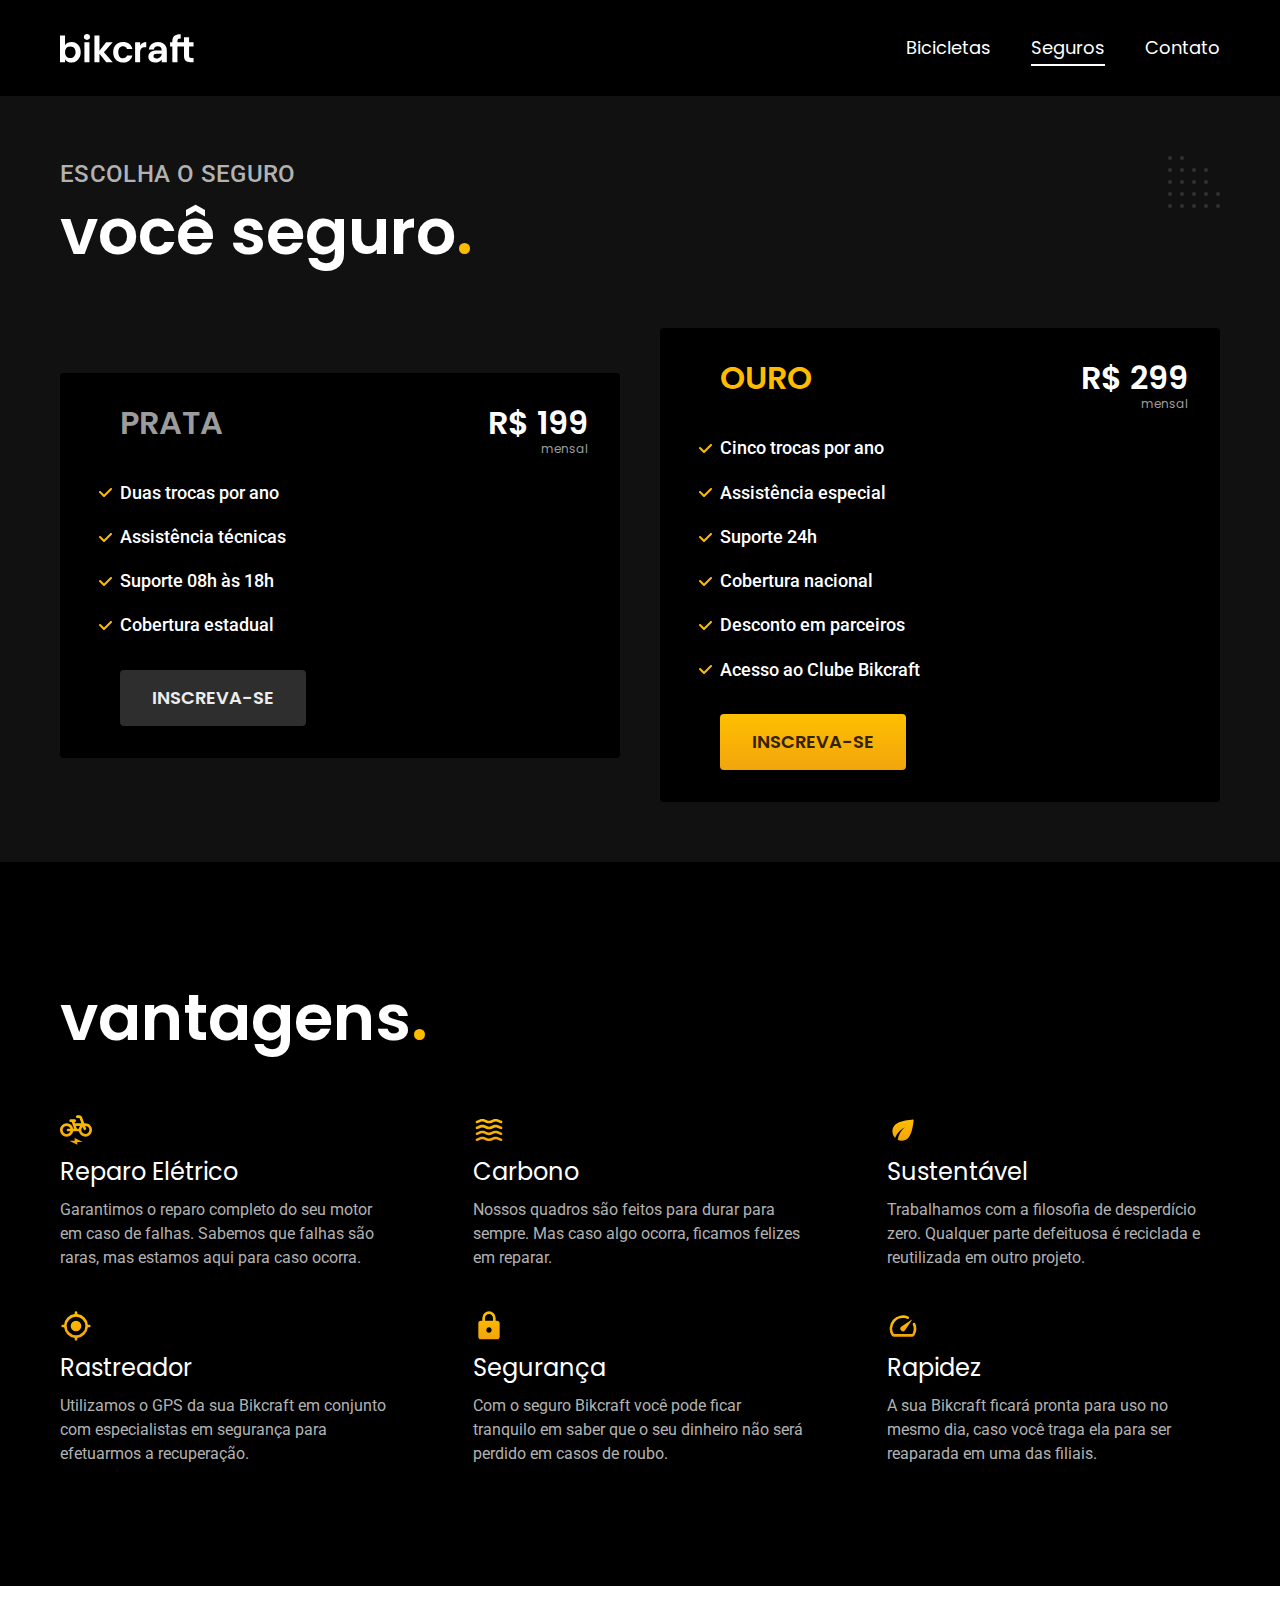
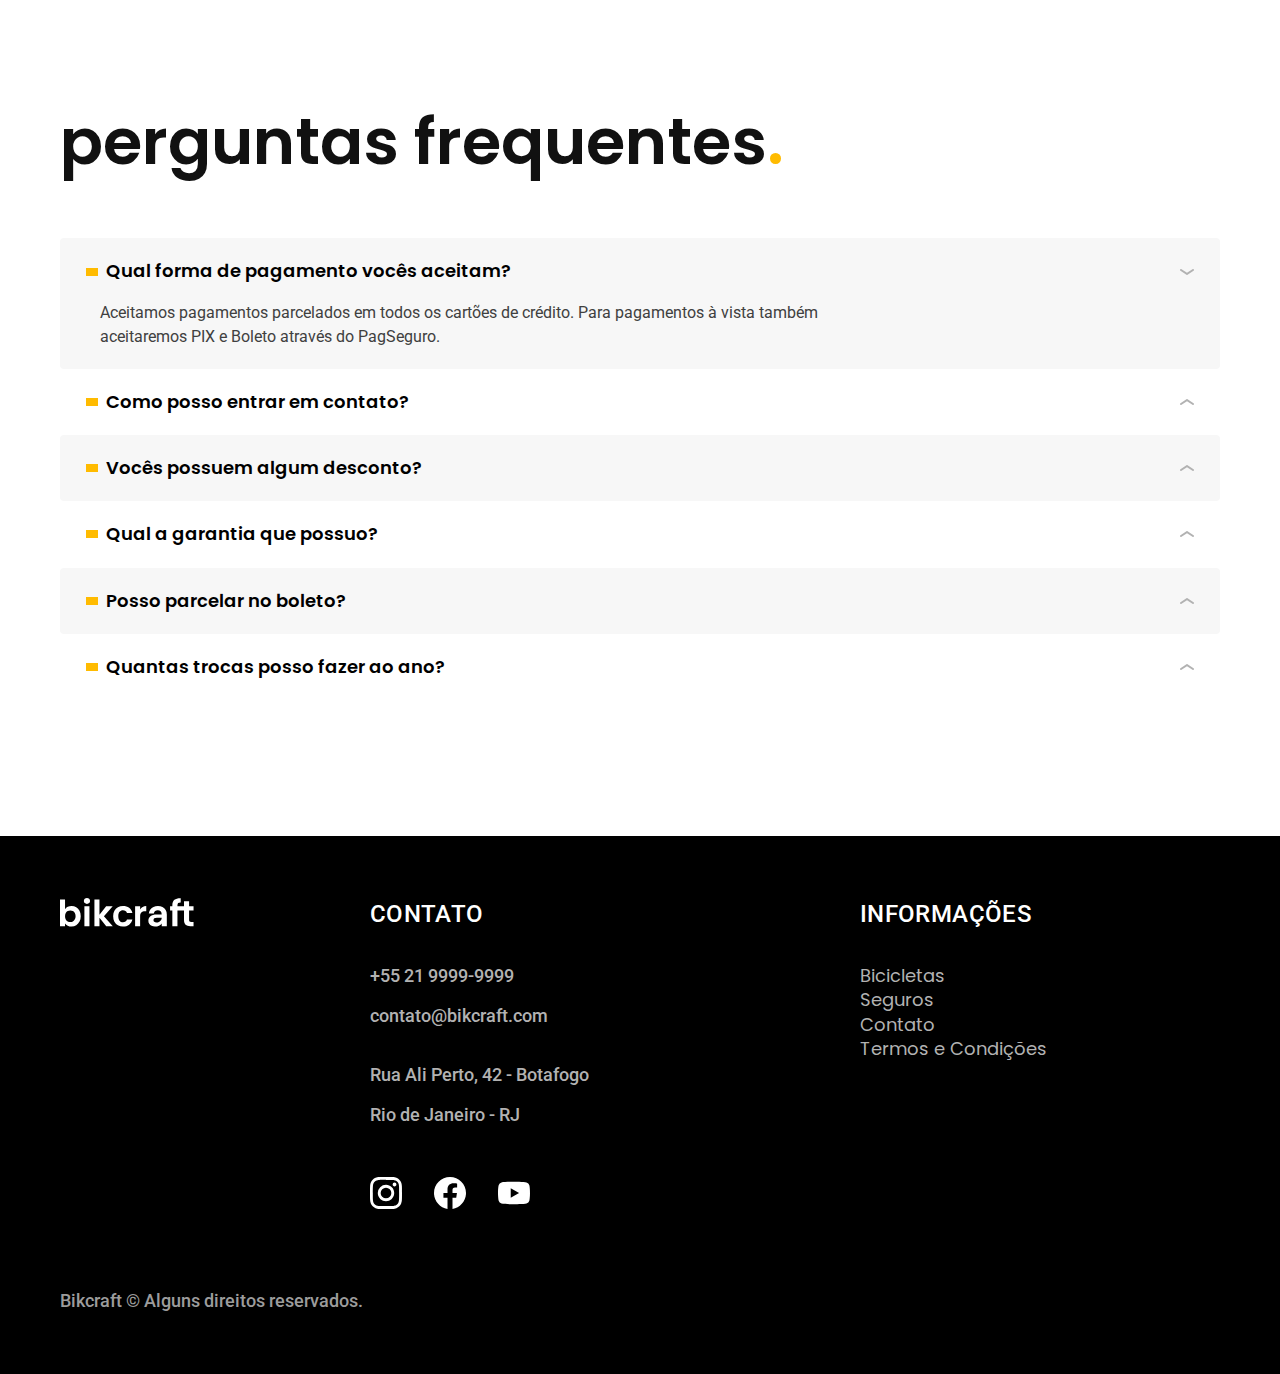
<file: seguros.html>
<!DOCTYPE html>
<html lang="pt-br">

<head>
  <meta charset="UTF-8">
  <meta name="viewport" content="width=device-width, initial-scale=1.0">
  <title>Seguros | Bikcraft</title>
  <meta name="description" content="Termos e condições.">

  <link rel="icon" href="./favicon.svg" type="image/svg+xml">
  <link rel="preload" href="./css/style.min.css" as="style">
  <link rel="stylesheet" href="./css/style.min.css">

  <script>
    document.documentElement.classList.add('js');
  </script>

  <link rel="preconnect" href="https://fonts.googleapis.com">
  <link rel="preconnect" href="https://fonts.gstatic.com" crossorigin>
  <link href="https://fonts.googleapis.com/css2?family=Merriweather:ital,wght@1,900&family=Poppins:wght@400;600&family=Roboto:wght@400;500&display=swap" rel="stylesheet">
</head>

<body id="seguros">
  <header class="header-bg">
    <div class="header container">
      <a href="./"><img src="./img/bikcraft.svg" alt="Bikcraft" width="136" height="32">
      </a>
      <nav aria-label="primaria">
        <ul class="header-menu font-1-m cor-0">
          <li><a href="./bicicletas.html">Bicicletas</a></li>
          <li><a href="./seguros.html">Seguros</a></li>
          <li><a href="./contato.html">Contato</a></li>
        </ul>
      </nav>
    </div>
  </header>
  <main class="seguros-bg">
    <div class="titulo-bg">
      <div class="titulo container">
        <p class="font-2-l-b cor-5">Escolha o seguro</p>
        <h1 class="font-1-xxl cor-0">você seguro<span class="cor-p1">.</span></h1>
      </div>
    </div>

    <div class="seguros container">

      <div class="seguros-item fadeInLeft" data-anime="200">
        <h3 class="font-1-xl cor-6">PRATA</h3>
        <span class="font-1-xl cor-0">R$ 199 <span class="font-1-xs cor-6">mensal</span></span>
        <ul class="font-2-m cor-0">
          <li>Duas trocas por ano</li>
          <li>Assistência técnicas</li>
          <li>Suporte 08h às 18h</li>
          <li>Cobertura estadual</li>
        </ul>
        <a class="botao secundario" href="./orcamento.html?tipo=seguro&produto=prata">Inscreva-se</a>
      </div>
      <div class="seguros-item fadeInRight" data-anime="400">
        <h3 class="font-1-xl cor-p1">OURO</h3>
        <span class="font-1-xl cor-0">R$ 299 <span class="font-1-xs cor-6">mensal</span></span>
        <ul class="font-2-m cor-0">
          <li>Cinco trocas por ano</li>
          <li>Assistência especial</li>
          <li>Suporte 24h</li>
          <li>Cobertura nacional</li>
          <li>Desconto em parceiros</li>
          <li>Acesso ao Clube Bikcraft</li>
        </ul>
        <a class="botao" href="./orcamento.html?tipo=seguro&produto=ouro">Inscreva-se</a>
      </div>
    </div>
  </main>
  <article class="vantagens-bg">
    <div class="vantagens container">
      <h2 class="font-1-xxl cor-0">vantagens<span class="cor-p1">.</span></h2>
      <ul>
        <li>
          <img src="./img/icones/eletrica.svg" alt="" width="32" height="32">
          <h3 class="font-1-l cor-0">Reparo Elétrico</h3>
          <p class="font-2-s cor-5">Garantimos o reparo completo do seu motor em caso de falhas. Sabemos que falhas são raras, mas estamos aqui para caso ocorra.</p>
        </li>
        <li>
          <img src="./img/icones/carbono.svg" alt="" width="32" height="32">
          <h3 class="font-1-l cor-0">Carbono</h3>
          <p class="font-2-s cor-5">Nossos quadros são feitos para durar para sempre. Mas caso algo ocorra, ficamos felizes em reparar.</p>
        </li>
        <li>
          <img src="./img/icones/sustentavel.svg" alt="" width="32" height="32">
          <h3 class="font-1-l cor-0">Sustentável</h3>
          <p class="font-2-s cor-5">Trabalhamos com a filosofia de desperdício zero. Qualquer parte defeituosa é reciclada e reutilizada em outro projeto.</p>
        </li>
        <li>
          <img src="./img/icones/rastreador.svg" alt="" width="32" height="32">
          <h3 class="font-1-l cor-0">Rastreador</h3>
          <p class="font-2-s cor-5">Utilizamos o GPS da sua Bikcraft em conjunto com especialistas em segurança para efetuarmos a recuperação.</p>
        </li>
        <li>
          <img src="./img/icones/seguro.svg" alt="" width="32" height="32">
          <h3 class="font-1-l cor-0">Segurança</h3>
          <p class="font-2-s cor-5">Com o seguro Bikcraft você pode ficar tranquilo em saber que o seu dinheiro não será perdido em casos de roubo.</p>
        </li>
        <li>
          <img src="./img/icones/velocidade.svg" alt="" width="32" height="32">
          <h3 class="font-1-l cor-0">Rapidez</h3>
          <p class="font-2-s cor-5">A sua Bikcraft ficará pronta para uso no mesmo dia, caso você traga ela para ser reaparada em uma das filiais.</p>
        </li>
      </ul>
    </div>
  </article>

  <article class="perguntas container">
    <h2 class="font-1-xxl">perguntas frequentes<span class="cor-p1">.</span></h2>
    <dl>
      <div>
        <dt><button class="font-1-m-b" aria-controls="pergunta1" aria-expanded="true">Qual forma de pagamento vocês aceitam?</button></dt>
        <dd id="pergunta1" class="font-2-s cor-9 ativa">Aceitamos pagamentos parcelados em todos os cartões de crédito. Para pagamentos à vista também aceitaremos PIX e Boleto através do PagSeguro.</dd>
      </div>
      <div>
        <dt><button class="font-1-m-b" aria-controls="pergunta2" aria-expanded="false">Como posso entrar em contato?</button></dt>
        <dd id="pergunta2" class="font-2-s cor-9">Aceitamos pagamentos parcelados em todos os cartões de crédito. Para pagamentos à vista também aceitaremos PIX e Boleto através do PagSeguro.</dd>
      </div>
      <div>
        <dt><button class="font-1-m-b" aria-controls="pergunta3" aria-expanded="false">Vocês possuem algum desconto?</button></dt>
        <dd id="pergunta3" class="font-2-s cor-9">Aceitamos pagamentos parcelados em todos os cartões de crédito. Para pagamentos à vista também aceitaremos PIX e Boleto através do PagSeguro.</dd>
      </div>
      <div>
        <dt><button class="font-1-m-b" aria-controls="pergunta4" aria-expanded="false">Qual a garantia que possuo?</dt>
        <dd id="pergunta4" class="font-2-s cor-9">Aceitamos pagamentos parcelados em todos os cartões de crédito. Para pagamentos à vista também aceitaremos PIX e Boleto através do PagSeguro.</dd>
      </div>
      <div>
        <dt><button class="font-1-m-b" aria-controls="pergunta5" aria-expanded="false">Posso parcelar no boleto?</button></dt>
        <dd id="pergunta5" class="font-2-s cor-9">Aceitamos pagamentos parcelados em todos os cartões de crédito. Para pagamentos à vista também aceitaremos PIX e Boleto através do PagSeguro.</dd>
      </div>
      <div>
        <dt><button class="font-1-m-b" aria-controls="pergunta6" aria-expanded="false">Quantas trocas posso fazer ao ano?</dt>
        <dd id="pergunta6" class="font-2-s cor-9">Aceitamos pagamentos parcelados em todos os cartões de crédito. Para pagamentos à vista também aceitaremos PIX e Boleto através do PagSeguro.</dd>
      </div>
    </dl>
  </article>
  <footer class="footer-bg">
    <div class="footer container">
      <img src="./img/bikcraft.svg" alt="Bikcraft" width="136" height="32">
      <div class="footer-contato">
        <h3 class="font-2-l-b cor-0">Contato</h3>
        <ul class="font-2-m cor-5">
          <li><a href="tel:+552199999999">+55 21 9999-9999</a></li>
          <li><a href="mailto:contato@bikcraft.com">contato@bikcraft.com</a></li>
          <li>Rua Ali Perto, 42 - Botafogo</li>
          <li>Rio de Janeiro - RJ</li>
        </ul>
        <div class="footer-redes">
          <a href="./">
            <img src="./img/redes/instagram.svg" alt="Instagram" width="32" height="32">
          </a>
          <a href="./">
            <img src="./img/redes/facebook.svg" alt="Facebook" width="32" height="32">
          </a>
          <a href="./">
            <img src="./img/redes/youtube.svg" alt="Youtube" width="32" height="32">
          </a>
        </div>
      </div>
      <div class="footer-informacoes">
        <h3 class="font-2-l-b cor-0">Informações</h3>
        <nav>
          <ul class="font-1-m cor-5">
            <li><a href="./bicicletas.html">Bicicletas</a></li>
            <li><a href="./seguros.html">Seguros</a></li>
            <li><a href="./contato.html">Contato</a></li>
            <li><a href="./termos.html">Termos e Condições</a></li>
          </ul>
        </nav>
      </div>
      <p class="footer-copy font-2-m cor-6">Bikcraft © Alguns direitos reservados.</p>
    </div>

  </footer>
  <script src="./js/plugins/simple-anime.js"></script>
  <script src="./js/script.js"></script>
</body>

</html>
</file>
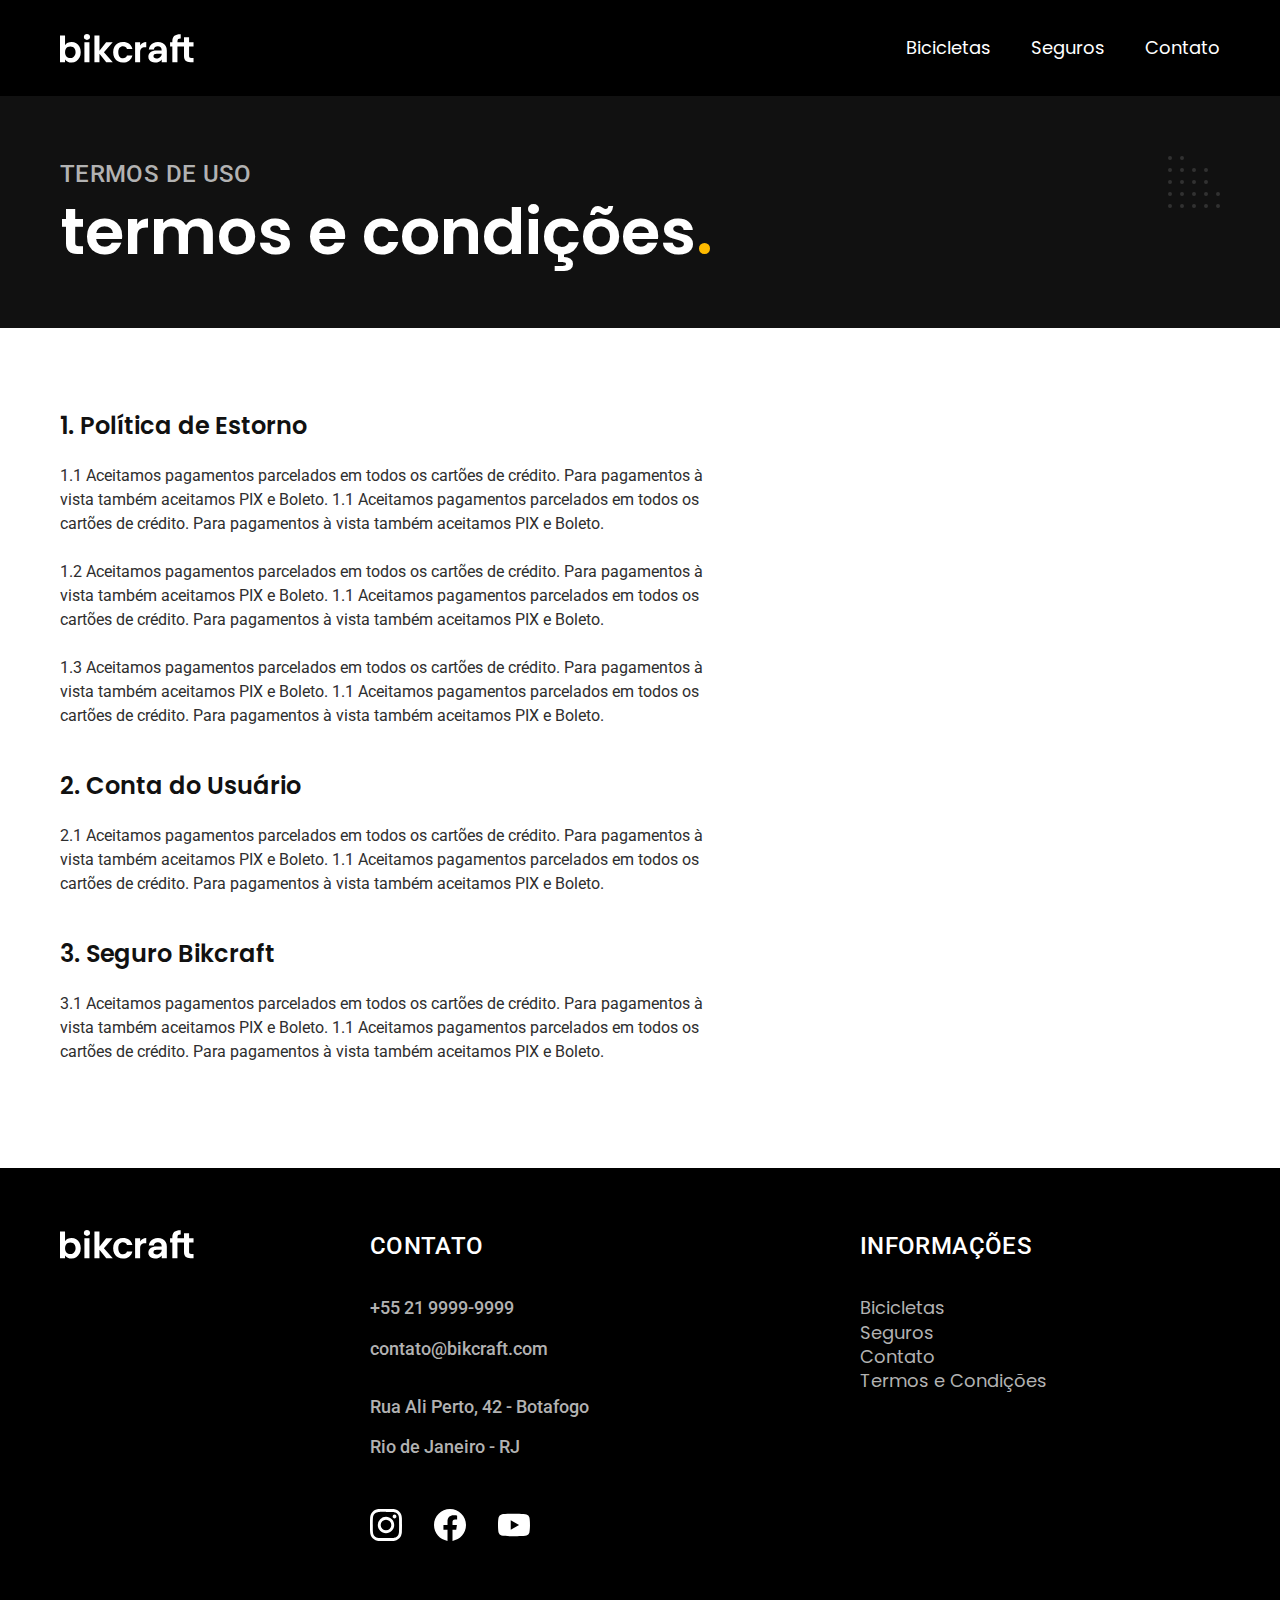
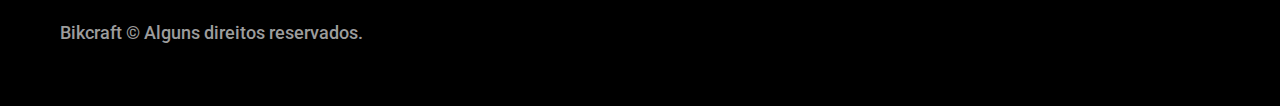
<file: termos.html>
<!DOCTYPE html>
<html lang="pt-br">

<head>
  <meta charset="UTF-8">
  <meta name="viewport" content="width=device-width, initial-scale=1.0">
  <title>Termos e Condições | Bikcraft</title>
  <meta name="description" content="Termos e condições.">

  <link rel="icon" href="./favicon.svg" type="image/svg+xml">
  <link rel="preload" href="./css/style.min.css" as="style">
  <link rel="stylesheet" href="./css/style.min.css">

  <script>
    document.documentElement.classList.add('js');
  </script>

  <link rel="preconnect" href="https://fonts.googleapis.com">
  <link rel="preconnect" href="https://fonts.gstatic.com" crossorigin>
  <link href="https://fonts.googleapis.com/css2?family=Merriweather:ital,wght@1,900&family=Poppins:wght@400;600&family=Roboto:wght@400;500&display=swap" rel="stylesheet">
</head>

<body id="termos">
  <header class="header-bg">
    <div class="header container">
      <a href="./"><img src="./img/bikcraft.svg" alt="Bikcraft" width="136" height="32">
      </a>
      <nav aria-label="primaria">
        <ul class="header-menu font-1-m cor-0">
          <li><a href="./bicicletas.html">Bicicletas</a></li>
          <li><a href="./seguros.html">Seguros</a></li>
          <li><a href="./contato.html">Contato</a></li>
        </ul>
      </nav>
    </div>
  </header>
  <main>
    <div class="titulo-bg">
      <div class="titulo container">
        <p class="font-2-l-b cor-5">Termos de uso</p>
        <h1 class="font-1-xxl cor-0">termos e condições<span class="cor-p1">.</span></h1>
      </div>

    </div>
    <div class="termos font-2-s cor-10 container">
      <h2 class="font-1-l cor-11">1. Política de Estorno</h2>
      <p>1.1 Aceitamos pagamentos parcelados em todos os cartões de crédito. Para pagamentos à vista também aceitamos PIX e Boleto. 1.1 Aceitamos pagamentos parcelados em todos os cartões de crédito. Para pagamentos à vista também aceitamos PIX e Boleto.</p>
      <p>1.2 Aceitamos pagamentos parcelados em todos os cartões de crédito. Para pagamentos à vista também aceitamos PIX e Boleto. 1.1 Aceitamos pagamentos parcelados em todos os cartões de crédito. Para pagamentos à vista também aceitamos PIX e Boleto.</p>
      <p>1.3 Aceitamos pagamentos parcelados em todos os cartões de crédito. Para pagamentos à vista também aceitamos PIX e Boleto. 1.1 Aceitamos pagamentos parcelados em todos os cartões de crédito. Para pagamentos à vista também aceitamos PIX e Boleto.</p>
      <h2 class="font-1-l cor-11">2. Conta do Usuário</h2>
      <p>2.1 Aceitamos pagamentos parcelados em todos os cartões de crédito. Para pagamentos à vista também aceitamos PIX e Boleto. 1.1 Aceitamos pagamentos parcelados em todos os cartões de crédito. Para pagamentos à vista também aceitamos PIX e Boleto.</p>
      <h2 class="font-1-l cor-11">3. Seguro Bikcraft</h2>
      <p>3.1 Aceitamos pagamentos parcelados em todos os cartões de crédito. Para pagamentos à vista também aceitamos PIX e Boleto. 1.1 Aceitamos pagamentos parcelados em todos os cartões de crédito. Para pagamentos à vista também aceitamos PIX e Boleto.</p>
    </div>
  </main>


  <footer class="footer-bg">
    <div class="footer container">
      <img src="./img/bikcraft.svg" alt="Bikcraft" width="136" height="32">
      <div class="footer-contato">
        <h3 class="font-2-l-b cor-0">Contato</h3>
        <ul class="font-2-m cor-5">
          <li><a href="tel:+552199999999">+55 21 9999-9999</a></li>
          <li><a href="mailto:contato@bikcraft.com">contato@bikcraft.com</a></li>
          <li>Rua Ali Perto, 42 - Botafogo</li>
          <li>Rio de Janeiro - RJ</li>
        </ul>
        <div class="footer-redes">
          <a href="./">
            <img src="./img/redes/instagram.svg" alt="Instagram" width="32" height="32">
          </a>
          <a href="./">
            <img src="./img/redes/facebook.svg" alt="Facebook" width="32" height="32">
          </a>
          <a href="./">
            <img src="./img/redes/youtube.svg" alt="Youtube" width="32" height="32">
          </a>
        </div>
      </div>
      <div class="footer-informacoes">
        <h3 class="font-2-l-b cor-0">Informações</h3>
        <nav>
          <ul class="font-1-m cor-5">
            <li><a href="./bicicletas.html">Bicicletas</a></li>
            <li><a href="./seguros.html">Seguros</a></li>
            <li><a href="./contato.html">Contato</a></li>
            <li><a href="./termos.html">Termos e Condições</a></li>
          </ul>
        </nav>
      </div>
      <p class="footer-copy font-2-m cor-6">Bikcraft © Alguns direitos reservados.</p>
    </div>
  </footer>
  <script src="./js/script.js"></script>
</body>

</html>
</file>
<file: css/style.min.css>
body{margin:0;font-family:Arial,Helvetica,sans-serif;color:#111}blockquote,dd,h1,h2,h3,h4,p,ul{margin:0}ul{padding:0;list-style:none}a{text-decoration:none;color:inherit}img{max-width:100%;height:auto;display:block}img[src$=".jpg"]{border-radius:4px}.font-1-xs{font:400 0.75rem/1.35 Poppins,sans-serif}.font-2-xs{font:400 0.875rem/1.43 Roboto,sans-serif}.font-1-s{font:400 1rem/1.5 Poppins,sans-serif}.font-2-s{font:400 1rem/1.5 Roboto,sans-serif}.font-1-m,.font-1-m-b{font:400 1.125rem/1.35 Poppins,sans-serif}.font-1-m-b{font-weight:600}.font-2-m{font:500 1.125rem/1.35 Roboto,sans-serif}.font-1-l{font:400 1.5rem/1.5 Poppins,sans-serif}.font-2-l,.font-2-l-b{font:400 1.5rem/1.5 Roboto,sans-serif}.font-2-l-b{font-weight:500;letter-spacing:.015em;text-transform:uppercase}.font-1-xl{font:600 2rem/1.125 Poppins,sans-serif}.font-2-xl{font:500 2rem/1.125 Roboto,sans-serif}.font-1-xxl{font:600 4rem/1.125 Poppins,sans-serif}@media (max-width:1200px){.font-1-xxl{font-size:3rem}.font-2-l,.font-2-l-b{font-size:1.125rem}}@media (max-width:800px){.font-1-xxl{font-size:2rem}.font-1-xl,.font-2-xl{font-size:1.5rem}}:root{--cor-0:#ffffff;--cor-1:#f7f7f7;--cor-2:#ededed;--cor-3:#dedede;--cor-4:#cccccc;--cor-5:#b2b2b2;--cor-6:#9c9c9c;--cor-7:#717171;--cor-8:#595959;--cor-9:#404040;--cor-10:#2e2e2e;--cor-11:#111111;--cor-12:#000000;--cor-p1:#ffbb00;--cor-p2:#e4a30b;--cor-p3:#a66f00;--cor-p4:#664400;--cor-p5:#332200}.cor-0{color:var(--cor-0)}.cor-1{color:var(--cor-1)}.cor-2{color:var(--cor-2)}.cor-3{color:var(--cor-3)}.cor-4{color:var(--cor-4)}.cor-5{color:var(--cor-5)}.cor-6{color:var(--cor-6)}.cor-7{color:var(--cor-7)}.cor-8{color:var(--cor-8)}.cor-9{color:var(--cor-9)}.cor-10{color:var(--cor-10)}.cor-11{color:var(--cor-11)}.cor-p1{color:var(--cor-p1)}.cor-p2{color:var(--cor-p2)}.cor-p3{color:var(--cor-p3)}.cor-p4{color:var(--cor-p4)}.cor-p5{color:var(--cor-p5)}.js .fadeInDown{transform:translate3d(0,-20px,0)}.js .fadeInUp{transform:translate3d(0,20px,0)}.js .fadeInRight{transform:translate3d(20px,0,0)}.js .fadeInLeft{transform:translate3d(-20px,0,0)}.js [data-anime]{opacity:0}.js .anime{opacity:1;transform:none;transition:transform .8s,opacity .8s}.header-bg{background-color:var(--cor-12)}.header{display:flex;flex-wrap:wrap;gap:20px;justify-content:space-between;align-items:center;padding-top:20px;padding-bottom:20px}.header-menu{display:flex;flex-wrap:wrap;gap:40px}.header-menu a{display:inline-block;padding:16px 0;position:relative}.header-menu a:after{content:"";display:block;height:2px;width:0%;background:var(--cor-0);margin-top:4px;transition:.3s;position:absolute}.header-menu a.ativo::after,.header-menu a:hover::after{width:100%}@media (max-width:800px){.header-menu{gap:20px}.header-menu a{background:var(--cor-11);padding:12px 16px;border-radius:4px}.header-menu a:hover{background-color:var(--cor-10)}.header-menu a:after{display:none}}@media (max-width:600px){.header-menu{gap:16px}.header-menu a{padding:8px 12px;font-size:14px}}.footer-bg{background:var(--cor-12)}.footer{display:grid;grid-template-columns:3fr 5fr 4fr;gap:40px;padding-top:60px;padding-bottom:60px}.footer h3{margin-bottom:32px}.footer-contato ul{margin-bottom:32px}.footer-contato li:nth-child(2n):after{content:"";display:block;width:360px;height:2px;background:var(--cor-12);margin-top:16px}.footer-contato li{margin-bottom:16px}.footer-redes{display:flex;gap:32px}.footer a:hover{color:var(--cor-0)}.footer-copy{grid-column:1/-1;margin-top:40px}@media (max-width:800px){.footer>img{display:none}.footer{grid-template-columns:1fr 1fr}}@media (max-width:600px){.footer{grid-template-columns:1fr;gap:60px}.footer-copy{margin-top:0}}.container{box-sizing:border-box;max-width:1200px;padding-left:20px;padding-right:20px;margin-left:auto;margin-right:auto}.botao{display:inline-block;padding:16px 32px;background:linear-gradient(#ffbf00,#f2a50c);border-radius:4px;box-shadow:0 1px 2px rgba(0,0,0,.1);text-transform:uppercase;color:var(--cor-p5);font:600 1.125rem/1.35 Poppins,sans-serif;max-width:max-content;border:none;cursor:pointer}.botao:hover{background:linear-gradient(#ffb60d,#e59317)}.botao.secundario{background:var(--cor-10);color:var(--cor-2)}.botao.seta{display:flex;align-items:center}.botao.seta::after{content:"";display:inline-block;width:18px;height:10px;margin-left:12px;background:url("../img/icones/seta.svg");transition:transform .2s}.botao.seta:hover::after{transform:translateX(4px)}.botao.secundario:hover{background:var(--cor-9)}@media (max-width:600px){.botao{padding:12px 16px;font-size:1rem}}.link{display:inline-block;color:var(--cor-p1);font:500 1.5rem/1.5 Poppins,sans-serif;text-transform:uppercase}.link::after{content:"";display:block;width:100%;height:4px;background-color:currentColor}.link:hover{color:var(--cor-0)}.titulo-bg{padding-top:60px;padding-bottom:60px;background-color:var(--cor-11)}.titulo{background:url("../img/dec/top-right.svg") no-repeat top right 20px}.titulo p{margin-bottom:4px}@media (max-width:800px){.titulo-bg{padding-top:40px;padding-bottom:40px}.titulo p{font-size:1rem;text-transform:lowercase;font-weight:400}}.form{display:grid;grid-template-columns:1fr 1fr;gap:20px}.form label{display:block;font:400 1rem/1.5 Poppins,san-serif;margin-bottom:4px}.form .col-2{grid-column:span 2}.form input[type=email],.form input[type=text],.form textarea{font:400 1rem/1.5 Roboto,san-serif;background:var(--cor-1);border:1px solid var(--cor-2);padding:12px;border-radius:4px;width:100%;box-sizing:border-box}.form input[type=email]:focus,.form input[type=text]:focus,.form textarea:focus{outline:0;border-color:var(--cor-p1);background:var(--cor-0);box-shadow:0 0 0 2px #fea}@media (max-width:600px){.form{grid-template-columns:1fr}.form .col-2{grid-column:1}}.introducao-bg{background:var(--cor-12) url("../img/dec/bottom-left.svg") no-repeat bottom 160px left 20px;box-shadow:inset 0 -120px var(--cor-0)}.introducao{display:grid;grid-template-columns:1fr 1fr;gap:0 40px}.introducao-conteudo{align-self:end;padding-bottom:200px}.introducao img{width:100%;height:100%;object-fit:cover;border-radius:4px}.introducao h1{margin-bottom:32px}.introducao p{margin-bottom:20px}@media (max-width:800px){.introducao-bg{background:var(--cor-11);padding-top:40px;box-shadow:inset 0 -60px var(--cor-0)}.introducao{grid-template-columns:1fr;gap:32px}.introducao-conteudo{padding-bottom:0}.introducao h1{margin-bottom:16px}.introducao img{height:300px;width:100%}}.tecnologia-bg{background-color:var(--cor-11);box-shadow:inset 0 80px var(--cor-0),inset 0 -80px var(--cor-0)}.tecnologia{display:grid;grid-template-columns:1fr 1fr;gap:40px}.tecnologia-imagem img{width:100%;height:100%;object-fit:cover;object-position:left}.tecnologia-conteudo{padding-top:160px;padding-bottom:160px}.tecnologia-conteudo>span{display:block;margin-bottom:20px}.tecnologia-conteudo>h2{display:block;margin-bottom:32px}.tecnologia-conteudo>p{margin-bottom:20px}.tecnologia a{margin-bottom:80px}.tecnologia-vantagens{display:flex;gap:40px}.tecnologia-vantagens h3{margin-bottom:8px;width:max-content}.tecnologia-vantagens img{width:24px;margin-bottom:8px}@media (max-width:800px){.tecnologia-bg{box-shadow:initial}.tecnologia{grid-template-columns:1fr}.tecnologia-conteudo{padding-top:60px;padding-bottom:60px}.tecnologia-imagem{display:none}.tecnologia a{margin-bottom:60px}}@media (max-width:600px){.tecnologia-vantagens{flex-direction:column}}.parceiros{padding-top:60px;padding-bottom:120px}.parceiros h2{margin-bottom:60px}.parceiros ul{padding:0 20px;max-width:1400px;margin:0 auto;display:grid;grid-template-columns:repeat(4,1fr)}.parceiros li{display:flex;padding:32px;border-left:2px solid var(--cor-2)}.parceiros img{margin:auto}.parceiros li:first-child,.parceiros li:nth-child(5){border-left:none}.parceiros li:nth-child(n+5){border-top:2px solid var(--cor-2)}@media (max-width:800px){.parceiros{padding-bottom:60px}.parceiros li{padding:20px}.parceiros h2{margin-bottom:20px}.parceiros ul{grid-template-columns:repeat(2,1fr)}.parceiros li:nth-child(n+3){border-top:2px solid var(--cor-2)}.parceiros li:nth-child(odd){border-left:none}}.depoimento{display:grid;grid-template-columns:1fr 1fr;background-color:var(--cor-p1);overflow:hidden}.depoimento img{width:100%;height:100%;object-fit:cover;border-radius:0}.depoimento-conteudo{padding:40px 40px 80px 80px;align-self:end;background:url("../img/dec/bottom-right-p.svg") no-repeat bottom 40px right 40px}.depoimento-conteudo p{max-width:32ch;font-family:Merriweather,serif;font-style:italic;font-weight:900;margin-bottom:32px;position:relative}.depoimento p::after,.depoimento p::before{font-size:5rem;color:var(--cor-p2);position:absolute}.depoimento p::before{content:"“";left:-50px;top:-20px}.depoimento p::after{content:"”"}@media (max-width:800px){.depoimento{grid-template-columns:1fr;text-align:center}.depoimento img{max-height:200px}.depoimento-conteudo{padding:40px 20px;justify-self:center}}@media (min-width:1200px){.depoimento img{max-height:520px}}.bicicletas-lista{padding-top:60px;padding-bottom:120px}.bicicletas-lista h2{margin-bottom:40px}.bicicletas-lista ul{display:flex;gap:40px;padding:0 20px 20px 20px;max-width:1400px;margin-left:auto;margin-right:auto;overflow-x:auto}#bicicleta .bicicletas-lista ul{padding:0 0 20px 0}.bicicletas-lista li{flex:1;min-width:280px}.bicicletas-lista a{display:block}.bicicletas-lista img{margin-bottom:16px}.bicicletas-lista h3{margin-bottom:8px;display:flex;align-items:center}.bicicletas-lista h3::before{content:"";display:inline-block;height:8px;width:12px;margin-right:8px;background-color:var(--cor-p1);transition:width .2s}.bicicletas-lista a:hover h3::before{width:24px}.bicicletas-lista li span{padding-left:20px}@media (max-width:800px){.bicicletas-lista{padding-bottom:60px}.bicicletas-lista ul{gap:20px}}.bicicletas-bg{background:linear-gradient(to right,var(--cor-0) 30%,var(--cor-11) 0)}.bicicletas{display:grid;grid-template-columns:1fr 1fr;gap:40px;padding-top:60px;padding-bottom:60px;background:url("../img/dec/top-right.svg") no-repeat top 40px right 20px}.bicicletas-imagem{display:grid}.bicicletas-imagem img{grid-area:1/1}.bicicletas-imagem span{grid-area:1/1;place-self:start end;margin-top:20px;background:var(--cor-12);display:inline-block;padding:8px 16px 8px 8px;border-radius:4px 0 0 4px}.bicicletas-conteudo{display:grid;grid-template-columns:1fr auto;align-content:start}.bicicletas h2,.bicicletas p{grid-column:1/-1}.bicicletas h2{margin-bottom:20px}.bicicletas h2::before{content:"";display:block;width:12px;height:8px;background-color:var(--cor-p1);margin-bottom:8px}.bicicletas p{margin-bottom:32px}.bicicletas a{place-self:end}.bicicletas li{display:flex;align-items:center}.bicicletas ul{display:grid;gap:16px}.bicicletas-conteudo img{width:24px;margin-right:8px}@media (max-width:800px){.bicicletas{grid-template-columns:1fr;gap:20px;padding-top:40px;padding-bottom:40px}}@media (max-width:600px){.bicicletas-bg{background:var(--cor-11)}.bicicletas-conteudo{grid-template-columns:1fr}.bicicletas ul{font-size:1rem;grid-template-columns:1fr 1fr;margin-bottom:32px}.bicicletas a{place-self:start}}.bicicleta{display:grid;grid-template-columns:1fr 1fr;align-items:start;gap:40px;padding-top:60px;padding-bottom:60px}#bicicleta .titulo p{text-transform:uppercase}.bicicleta-imagens{display:flex;flex-wrap:wrap;gap:20px}.bicicleta-imagens img{flex:1;min-width:200px}.bicicleta-imagens img:first-child{min-width:100%}.bicicleta-conteudo>p{margin-bottom:32px}.bicicleta-comprar{display:grid;grid-template-columns:max-content auto;align-items:center;justify-items:start;gap:8px 12px;margin-bottom:40px}.bicicleta-comprar a{grid-row:span 2}.bicicleta-comprar span{display:flex;align-items:center;background-color:var(--cor-12);gap:8px;padding:4px 8px;border-radius:4px}.bicicleta-conteudo h2{text-transform:uppercase;letter-spacing:.015em;margin-bottom:12px}.bicicleta-ficha,.bicicleta-informacoes{padding:32px;background-color:var(--cor-12);border-radius:4px}.bicicleta-informacoes{margin-bottom:40px;display:grid;grid-template-columns:1fr 1fr;gap:32px}.bicicleta-informacoes img{width:34px;margin-bottom:8px}.bicicleta-informacoes h3{margin-bottom:8px}.bicicleta-ficha li{padding:4px 0;display:flex;justify-content:space-between;border-bottom:1px solid var(--cor-11)}.bicicleta-ficha li:last-child{border-bottom:none}.bicicleta-ficha span{color:var(--cor-6)}@media (max-width:800px){.bicicleta{grid-template-columns:1fr;padding-top:40px;padding-bottom:40px}.bicicleta-imagens{grid-row:2}}@media (max-width:400px){.bicicleta-informacoes{grid-template-columns:1fr}.bicicleta-comprar{grid-template-columns:1fr}}.seguro-bg{background-color:var(--cor-11);box-shadow:inset 0 120px var(--cor-0),inset 0 -120px var(--cor-12)}.seguro{display:grid;grid-template-columns:1fr 1fr;gap:40px}.seguro-imagem img{width:100%;height:100%;object-fit:cover}.seguro-conteudo{padding-top:180px;padding-bottom:180px}.seguro h2{margin-bottom:32px}.seguro p{margin-bottom:20px}@media (max-width:800px){.seguro-bg{box-shadow:inset 0 -60px var(--cor-12)}.seguro{grid-template-columns:1fr}.seguro-conteudo{grid-row:1;padding-top:40px;padding-bottom:0}}.seguros-bg{background:var(--cor-11)}.seguros{padding-top:60px;padding-bottom:60px;display:grid;grid-template-columns:1fr 1fr;gap:40px;align-items:center}#seguros .seguros{padding-top:0}.seguros h2{grid-column:1/-1}.seguros-item{background-color:var(--cor-12);padding:32px 32px 32px 60px;display:grid;grid-template-columns:1fr auto;border-radius:4px}.seguros-item h3{margin-bottom:40px}.seguros-item span{grid-column:2;display:block;text-align:right}.seguros-item ul{grid-column:1/-1;margin-bottom:32px}.seguros-item li{display:flex;align-items:center;position:relative}.seguros-item li+li{margin-top:20px}.seguros-item li::before{content:"";display:inline-block;width:13px;height:9px;background-image:url("../img/icones/lista.svg");position:absolute;left:-21px}.seguros-item a{grid-column:1/-1}@media (max-width:800px){.seguros{grid-template-columns:1fr}}.vantagens-bg{background-color:var(--cor-12)}.vantagens{padding-top:120px;padding-bottom:120px}.vantagens h2{margin-bottom:60px}.vantagens ul{display:grid;grid-template-columns:repeat(auto-fit,minmax(280px,max-content));gap:40px 80px}.vantagens h3,.vantagens img{margin-bottom:8px}@media (max-width:800px){.vantagens{padding-top:60px;padding-bottom:60px}.vantagens h2{margin-bottom:40px}.vantagens ul{gap:20px}}.perguntas{padding-top:120px;padding-bottom:120px}.perguntas h2{margin-bottom:60px}.perguntas dl>div{padding:20px;border-radius:4px}.perguntas dl>div:nth-child(odd){background-color:var(--cor-1)}.perguntas button{display:grid;grid-template-columns:auto 1fr auto;align-items:center;gap:8px;cursor:pointer;border:none;background:0 0;width:100%;text-align:left}.perguntas button::before{content:"";display:inline-block;width:12px;height:8px;background-color:var(--cor-p1)}.perguntas button::after{content:"";display:inline-block;width:14px;height:6px;background:url("../img/icones/seta-abrir.svg");transition:.3s}.perguntas button:hover::after,.perguntas button[aria-expanded=true]::after{transform:rotate(180deg)}.js .perguntas dd{display:none}.js .perguntas dd.ativa{display:block}.perguntas dd{padding-left:20px;padding-top:16px;max-width:80ch}@media (max-width:800px){.perguntas{padding-top:60px;padding-bottom:60px}.perguntas h2{margin-bottom:40px}}#contato{background:linear-gradient(var(--cor-11) 600px,var(--cor-1) 0)}.contato{display:grid;grid-template-columns:5fr 7fr}.contato-dados,.contato-formulario{padding:60px;box-shadow:0 1px 2px rgba(0,0,0,.1)}.contato-dados{border-radius:5px 0 0 5px;background:var(--cor-12) url("../img/dec/bottom-left.svg") no-repeat bottom 20px left 20px}.contato-formulario{border-radius:0 5px 5px 0;background:var(--cor-0) url("../img/dec/bottom-right.svg") no-repeat bottom 20px right 20px}.contato-dados h2{margin-bottom:60px}.contato-endereco{margin-bottom:32px;padding-left:28px;background:url("../img/icones/local.svg") no-repeat 0 2px}.contato-endereco p{margin-bottom:8px}.contato-meios a{display:block;max-width:max-content;margin-bottom:8px;padding-left:28px}.contato-meios a:hover{color:var(--cor-0)}.contato-meios a:first-child{background:url("../img/icones/email.svg") no-repeat 0 2px}.contato-meios a:nth-child(2){margin-bottom:32px}.contato-meios a:nth-child(3){background:url("../img/icones/telefone.svg") no-repeat 0 2px;margin-bottom:60px}.contato-redes{display:flex;gap:32px;padding-left:28px}@media (max-width:800px){.contato{grid-template-columns:1fr}.contato-dados,.contato-formulario{padding:20px}.contato-dados{border-radius:5px 5px 0 0;background:var(--cor-12)}.contato-formulario{border-radius:0 0 5px 5px}.contato-dados h2,.contato-meios a:nth-child(3){margin-bottom:32px}.contato-redes{margin-bottom:12px}}.lojas{display:grid;grid-template-columns:1fr 1fr;gap:0 40px;padding-top:120px;padding-bottom:120px}.lojas h2{grid-column:1/-1;margin-bottom:60px}.lojas img{border-radius:4px 4px 0 0}.lojas-item{border-radius:4px;background:var(--cor-0);box-shadow:0 1px 2px rgba(0,0,0,.1)}.lojas-conteudo{display:grid;grid-template-columns:1fr 1fr;gap:32px 16px;padding:32px}.lojas-conteudo h3,.lojas-tempo{grid-column:1/-1}.lojas-dados{display:grid;gap:8px;border-left:2px solid var(--cor-2);padding-left:12px}.lojas-tempo{display:flex;align-items:center;gap:8px}@media (max-width:800px){.lojas{gap:20px;padding-top:60px;padding-bottom:60px}.lojas h2{margin-bottom:32px}.lojas-conteudo{grid-template-columns:1fr}}@media (max-width:600px){.lojas{grid-template-columns:1fr}}#orcamento{background:linear-gradient(var(--cor-11) 600px,var(--cor-1) 0)}.orcamento{display:grid;grid-template-columns:5fr 7fr;padding-bottom:120px}.orcamento h2{text-transform:uppercase;position:relative;display:flex;align-items:center}.orcamento h2::before{content:"";display:inline-block;width:4px;height:8px;background-color:var(--cor-p1);position:absolute;left:-12px}.orcamento-dados,.orcamento-produto{padding:60px;box-shadow:0 1px 2px rgba(0,0,0,.1)}.orcamento-produto{border-radius:5px 0 0 5px;background:var(--cor-12) url("../img/dec/bottom-left.svg") no-repeat bottom 20px left 20px;display:grid;grid-template-columns:1fr 1fr;gap:20px;align-content:start}.orcamento-produto>*{grid-column:1/-1}.orcamento-produto>label{grid-column:initial}.orcamento-produto label{font:400 1rem/1.5 Poppins,san-serif;color:var(--cor-4);background-color:var(--cor-10);padding:12px 16px;border-radius:4px;cursor:pointer;display:grid;grid-template-columns:auto 1fr auto;align-items:center;border:1px solid var(--cor-10)}.orcamento-produto input:checked+label{background:var(--cor-0);color:var(--cor-11)}.orcamento-produto label::before{content:"";display:inline-block;box-sizing:border-box;width:12px;height:12px;border:1px solid var(--cor-6);border-radius:50%;margin-right:8px}.orcamento-produto input:checked+label::before{border-color:var(--cor-7);box-shadow:inset 0 0 0 3px var(--cor-0),inset 0 0 0 6px var(--cor-7)}.orcamento-produto label:hover{background-color:var(--cor-9);border-color:var(--cor-9)}.orcamento-produto input:focus+label{box-shadow:0 0 0 2px var(--cor-p1);border-color:var(--cor-12)}.orcamento-produto label span{display:none}.orcamento-produto input:checked+label span{display:inline-block}.orcamento-produto input{opacity:0;position:absolute;pointer-events:none}.orcamento-dados{border-radius:0 5px 5px 0;background:var(--cor-0) url("../img/dec/bottom-right.svg") no-repeat bottom 20px right 20px}.orcamento-conteudo{display:none}.orcamento-conteudo h2,.orcamento-dados h2:nth-of-type(n+2){margin-top:20px}#bikcraft:checked~#orcamento-bikcraft,#seguro:checked~#orcamento-seguro{display:grid;gap:20px}.orcamento-detalhes{display:none;background:var(--cor-0);padding:20px;grid-template-columns:1fr 1fr;border-radius:4px;align-items:center}.orcamento-detalhes li{display:flex;align-items:center;margin-bottom:8px}.orcamento-detalhes li img{width:16px;margin-right:8px}.orcamento-produto input:checked+label+.orcamento-detalhes{display:grid}@media (max-width:1200px){.orcamento-dados,.orcamento-produto{padding:32px}}@media (max-width:800px){.orcamento{grid-template-columns:1fr}.orcamento-produto{border-radius:5px 5px 0 0;background:var(--cor-12)}.orcamento-dados{border-radius:0 0 5px 5px}}@media (max-width:400px){.orcamento-produto{grid-template-columns:1fr}}.termos{padding-top:80px;padding-bottom:80px}.termos h2{font-weight:600;margin-bottom:20px}.termos p+h2{margin-top:40px}.termos p{max-width:75ch;margin-bottom:24px}
</file>
